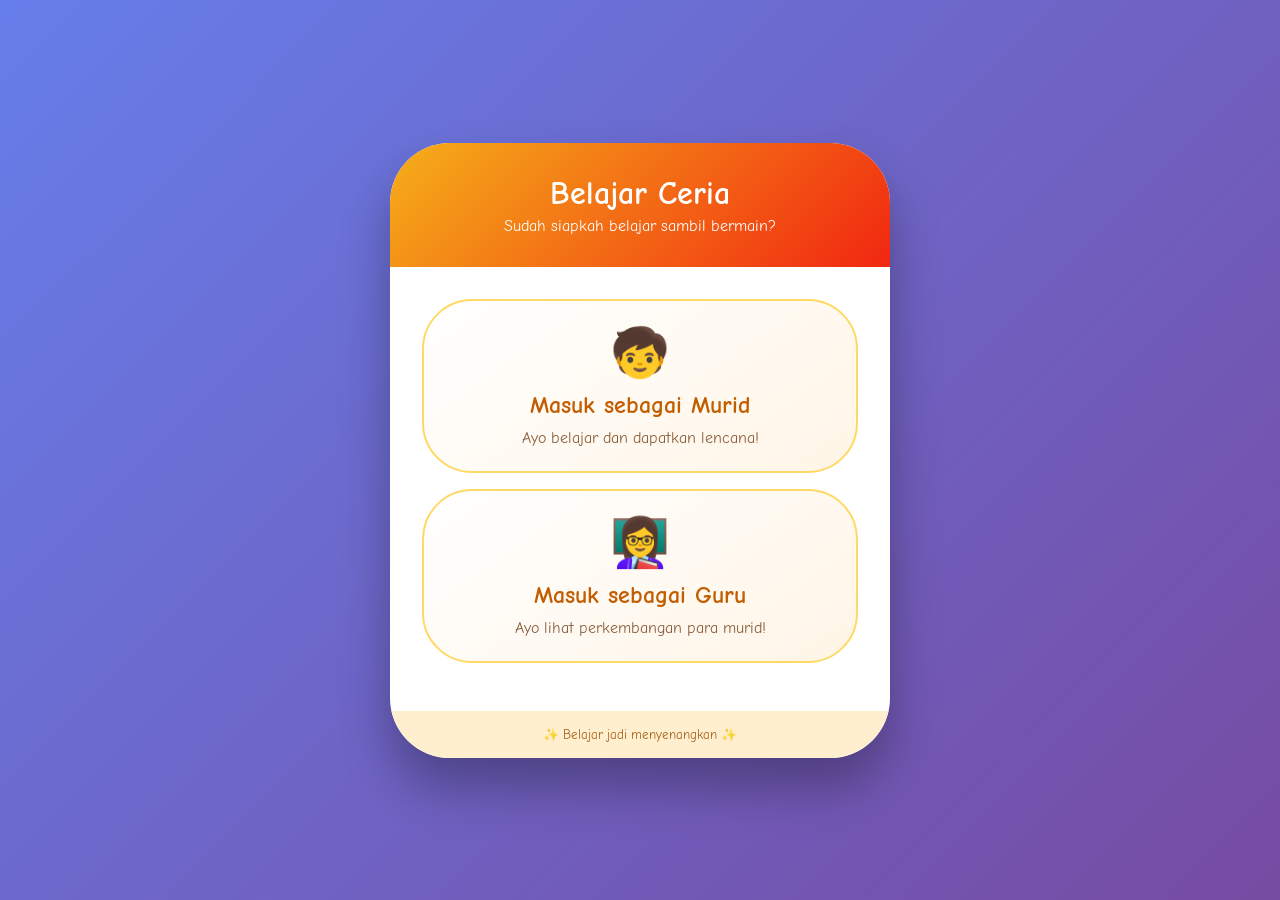
<file: index.html>
<!DOCTYPE html>
<html lang="id">
<head>
  <meta charset="UTF-8">
  <meta name="viewport" content="width=device-width, initial-scale=1.0, user-scalable=yes">
  <title>Belajar Ceria | Platform Belajar Interaktif</title>
  <style>
    * {
      margin: 0;
      padding: 0;
      box-sizing: border-box;
      font-family: 'Comic Neue', 'Comic Sans MS', 'Chalkboard SE', 'Poppins', sans-serif;
    }
    body {
      background: linear-gradient(135deg, #667eea 0%, #764ba2 100%);
      min-height: 100vh;
      display: flex;
      justify-content: center;
      align-items: center;
      padding: 20px;
    }
    .container {
      max-width: 500px;
      width: 100%;
      background: white;
      border-radius: 60px;
      box-shadow: 0 30px 50px rgba(0,0,0,0.3);
      overflow: hidden;
      text-align: center;
    }
    .header {
      background: linear-gradient(135deg, #f5af19, #f12711);
      padding: 2rem;
    }
    .header h1 {
      font-size: 2rem;
      color: white;
    }
    .content {
      padding: 2rem;
    }
    .role-card {
      background: linear-gradient(145deg, #ffffff, #fff5e6);
      border-radius: 50px;
      padding: 1.5rem;
      margin-bottom: 1rem;
      cursor: pointer;
      border: 2px solid #ffd966;
      transition: 0.1s;
    }
    .role-card:active {
      transform: scale(0.98);
    }
    .role-emoji {
      font-size: 3rem;
    }
    .role-title {
      font-size: 1.5rem;
      font-weight: bold;
      color: #c25d00;
      margin: 10px 0;
    }
    .role-desc {
      color: #8B5E3C;
    }
    .footer {
      background: #ffefcf;
      padding: 1rem;
      font-size: 0.8rem;
      color: #a5611a;
    }
  </style>
  <link href="https://fonts.googleapis.com/css2?family=Comic+Neue:wght@400;700&display=swap" rel="stylesheet">
</head>
<body>
<div class="container">
  <div class="header">
    <h1>Belajar Ceria</h1>
    <p style="color:white; margin-top:5px;">Sudah siapkah belajar sambil bermain?</p>
  </div>
  <div class="content">
    <div class="role-card" onclick="window.location.href='https://interacta2.github.io/belajar-ceria/murid/dashboard.html'">
      <div class="role-emoji">🧒</div>
      <div class="role-title">Masuk sebagai Murid</div>
      <div class="role-desc">Ayo belajar dan dapatkan lencana!</div>
    </div>
    <div class="role-card" onclick="window.location.href='https://interacta2.github.io/belajar-ceria/guru/login.html'">
      <div class="role-emoji">👩‍🏫</div>
      <div class="role-title">Masuk sebagai Guru</div>
      <div class="role-desc">Ayo lihat perkembangan para murid!</div>
    </div>
  </div>
  <div class="footer">
    ✨ Belajar jadi menyenangkan ✨
  </div>
</div>
</body>
</html>
</file>
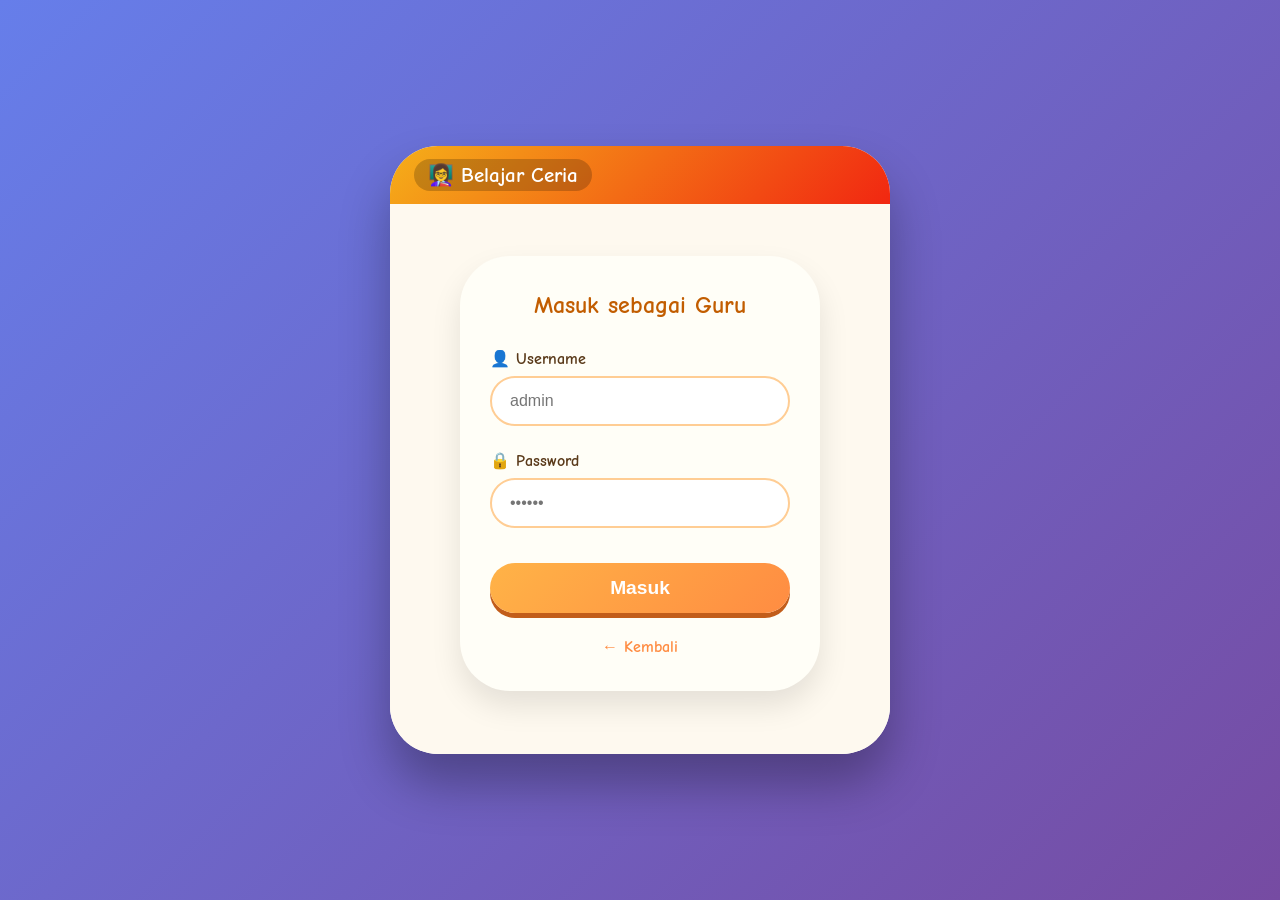
<file: guru/dashboard.html>
<!DOCTYPE html>
<html lang="id">
<head>
  <meta charset="UTF-8">
  <meta name="viewport" content="width=device-width, initial-scale=1.0, user-scalable=yes">
  <title>Dashboard Guru | Belajar Ceria</title>
  <link rel="stylesheet" href="../assets/style-umum.css">
  <link href="https://fonts.googleapis.com/css2?family=Comic+Neue:wght@400;700&display=swap" rel="stylesheet">
  <style>
    .stats-container {
      background: #fef7e6;
      border-radius: 50px;
      padding: 1.5rem;
    }
    
    /* Tabel wrapper dengan scroll VERTIKAL */
    .table-wrapper {
      max-height: 450px;
      overflow-y: auto;
      overflow-x: auto;
      border-radius: 30px;
      margin-top: 15px;
      border: 1px solid #ffdd99;
    }
    
    table {
      width: 100%;
      border-collapse: collapse;
      background: white;
      min-width: 900px;
    }
    
    th {
      background: #ffb347;
      color: white;
      padding: 12px 10px;
      font-weight: bold;
      position: sticky;
      top: 0;
      z-index: 10;
      white-space: nowrap;
    }
    
    td {
      padding: 10px 8px;
      text-align: center;
      border-bottom: 1px solid #f0e0c0;
      white-space: nowrap;
    }
    
    .progress-bar {
      background: #eee;
      border-radius: 20px;
      height: 20px;
      width: 100%;
      min-width: 80px;
      overflow: hidden;
    }
    .progress-fill {
      background: #4caf50;
      height: 100%;
      border-radius: 20px;
    }
    .detail-btn {
      background: #ffb347;
      border: none;
      padding: 5px 12px;
      border-radius: 30px;
      color: white;
      cursor: pointer;
      font-size: 0.75rem;
    }
    .add-btn {
      background: #4caf50;
      border: none;
      padding: 10px 20px;
      border-radius: 40px;
      color: white;
      font-weight: bold;
      cursor: pointer;
      margin-top: 20px;
    }
    .reset-btn {
      background: #ff8c42;
      border: none;
      padding: 10px 20px;
      border-radius: 40px;
      color: white;
      font-weight: bold;
      cursor: pointer;
      margin-top: 20px;
      margin-left: 10px;
    }
    .filter-buttons {
      display: flex;
      gap: 10px;
      margin-bottom: 15px;
      flex-wrap: wrap;
    }
    .filter-btn {
      background: #ffe0b5;
      border: none;
      padding: 6px 15px;
      border-radius: 30px;
      cursor: pointer;
      font-size: 0.85rem;
    }
    .filter-btn.active {
      background: #ffb347;
      color: white;
    }
    .badge-small {
      display: inline-block;
      background: #ffb347;
      border-radius: 20px;
      padding: 2px 8px;
      font-size: 0.7rem;
      color: white;
    }
    .info-text {
      text-align: center;
      margin-top: 10px;
      font-size: 0.8rem;
      color: #8B5E3C;
    }
    
    @media (max-width: 600px) {
      .stats-container { padding: 1rem; }
      .table-wrapper { max-height: 350px; }
      .filter-btn { padding: 4px 10px; font-size: 0.7rem; }
      th, td { padding: 6px 4px; font-size: 0.7rem; }
      .detail-btn { padding: 3px 8px; font-size: 0.65rem; }
    }
  </style>
</head>
<body>
<div class="app-container">
  <div class="header">
    <div class="logo"><h2>👩‍🏫 Panel Guru</h2></div>
    <div class="user-info">
      <span>👨‍🏫 Admin</span>
      <button class="logout-btn" onclick="logoutGuru()">🚪 Keluar</button>
    </div>
  </div>
  <div class="main-content" id="mainContent"></div>
</div>

<script src="../js/data.js"></script>
<script src="../js/guru.js"></script>
<script>
    let currentFilter = "semua";
    
    function getStudentStats() {
      let stats = [];
      for (let student of studentsList) {
        let progress = getStudentProgress(student);
        let writeCount = progress.writeCount || 0;
        let writtenCount = (progress.writtenLetters || []).length;
        let readCount = progress.readCount || 0;
        let mathCount = progress.mathCount || 0;
        let totalAktivitas = writeCount + readCount + mathCount;
        let earnedCount = (progress.achievements || []).length;
        let totalAchievements = achievements.length;
        
        stats.push({
          nama: student,
          menulis: writeCount,
          hurufDikuasai: writtenCount,
          membaca: readCount,
          berhitung: mathCount,
          totalAktivitas: totalAktivitas,
          lencana: earnedCount,
          totalLencana: totalAchievements,
          persenHuruf: Math.round((writtenCount / 26) * 100)
        });
      }
      
      // Urutkan berdasarkan nama A-Z
      stats.sort((a, b) => a.nama.localeCompare(b.nama, 'id'));
      
      return stats;
    }
    
    function renderDashboard() {
      let allStats = getStudentStats();
      
      // Filter
      let filteredStats = allStats;
      if (currentFilter === "aktif") {
        filteredStats = allStats.filter(s => s.totalAktivitas > 0);
      } else if (currentFilter === "perlu") {
        filteredStats = allStats.filter(s => s.persenHuruf < 25);
      }
      
      let html = `
        <div class="stats-container">
          <h2 style="color:#5a3a1a; margin-bottom:15px;">📊 Progress Belajar Murid</h2>
          
          <div class="filter-buttons">
            <button class="filter-btn ${currentFilter === 'semua' ? 'active' : ''}" onclick="setFilter('semua')">📋 Semua (${allStats.length})</button>
            <button class="filter-btn ${currentFilter === 'aktif' ? 'active' : ''}" onclick="setFilter('aktif')">⭐ Aktif (${allStats.filter(s=>s.totalAktivitas>0).length})</button>
            <button class="filter-btn ${currentFilter === 'perlu' ? 'active' : ''}" onclick="setFilter('perlu')">📖 Perlu Bimbingan (${allStats.filter(s=>s.persenHuruf<25).length})</button>
          </div>
          
          <div class="table-wrapper">
            <table>
              <thead>
                <tr>
                  <th>No</th>
                  <th>Nama</th>
                  <th>✍️ Menulis</th>
                  <th>🔤 Huruf</th>
                  <th>📖 Membaca</th>
                  <th>🔢 Berhitung</th>
                  <th>📊 Progres</th>
                  <th>🏆 Lencana</th>
                  <th>⭐ Total</th>
                  <th>Aksi</th>
                </tr>
              </thead>
              <tbody>
      `;
      
      let no = 1;
      for (let s of filteredStats) {
        let progresWarna = s.persenHuruf >= 50 ? "#4caf50" : (s.persenHuruf >= 25 ? "#ff9800" : "#f44336");
        html += `
          <tr>
            <td>${no++}</td>
            <td><strong>${s.nama}</strong></td>
            <td>${s.menulis}x</td>
            <td>${s.hurufDikuasai}/26</td>
            <td>${s.membaca}x</td>
            <td>${s.berhitung}x</td>
            <td>
              <div class="progress-bar">
                <div class="progress-fill" style="width: ${s.persenHuruf}%; background: ${progresWarna};"></div>
              </div>
              <span style="font-size:0.65rem;">${s.persenHuruf}%</span>
            </td>
            <td><span class="badge-small">${s.lencana}/${s.totalLencana}</span></td>
            <td><strong>${s.totalAktivitas}</strong></td>
            <td><button class="detail-btn" onclick="lihatDetail('${s.nama}')">Detail</button></td>
          </tr>
        `;
      }
      
      if (filteredStats.length === 0) {
        html += `<tr><td colspan="10" style="text-align:center;">Belum ada data murid</td></tr>`;
      }
      
      html += `
              </tbody>
            </table>
          </div>
          <div class="info-text">
            Total ${filteredStats.length} murid
          </div>
          
          <div style="margin-top: 20px; display: flex; gap: 15px; justify-content: center; flex-wrap: wrap;">
            <button class="add-btn" onclick="tambahMurid()">➕ Tambah Murid Baru</button>
            <button class="reset-btn" onclick="resetDataGuru()">🔄 Reset Semua Data</button>
          </div>
          <div id="msg" class="message" style="margin-top:15px;"></div>
        </div>
      `;
      
      document.getElementById("mainContent").innerHTML = html;
    }
    
    function setFilter(filter) {
      currentFilter = filter;
      renderDashboard();
    }
    
    function tambahMurid() {
      let newName = prompt("Masukkan nama murid baru:");
      if (newName && newName.trim()) {
        // Kapitalisasi huruf pertama
        let formattedName = newName.trim().charAt(0).toUpperCase() + newName.trim().slice(1).toLowerCase();
        if (addStudent(formattedName)) {
          document.getElementById("msg").className = "message success";
          document.getElementById("msg").innerHTML = `✅ Murid ${formattedName} berhasil ditambahkan!`;
          setTimeout(() => renderDashboard(), 1000);
        } else {
          document.getElementById("msg").className = "message error";
          document.getElementById("msg").innerHTML = `❌ Nama ${formattedName} sudah ada!`;
        }
      }
    }
    
    function resetDataGuru() {
      if (confirm("Yakin ingin mereset semua data? Semua progress murid akan hilang!")) {
        localStorage.clear();
        alert("Data telah direset! Halaman akan dimuat ulang.");
        window.location.reload();
      }
    }
    
    function lihatDetail(nama) {
      window.location.href = `detail-murid.html?nama=${encodeURIComponent(nama)}`;
    }
    
    function logoutGuru() {
      sessionStorage.removeItem("bc_teacher_logged");
      window.location.href = "login.html";
    }
    
    // Cek auth
    if (sessionStorage.getItem("bc_teacher_logged") !== "true") {
      window.location.href = "login.html";
    }
    
    renderDashboard();
    
    window.setFilter = setFilter;
    window.tambahMurid = tambahMurid;
    window.resetDataGuru = resetDataGuru;
    window.lihatDetail = lihatDetail;
    window.logoutGuru = logoutGuru;
</script>
</body>
</html>
</file>
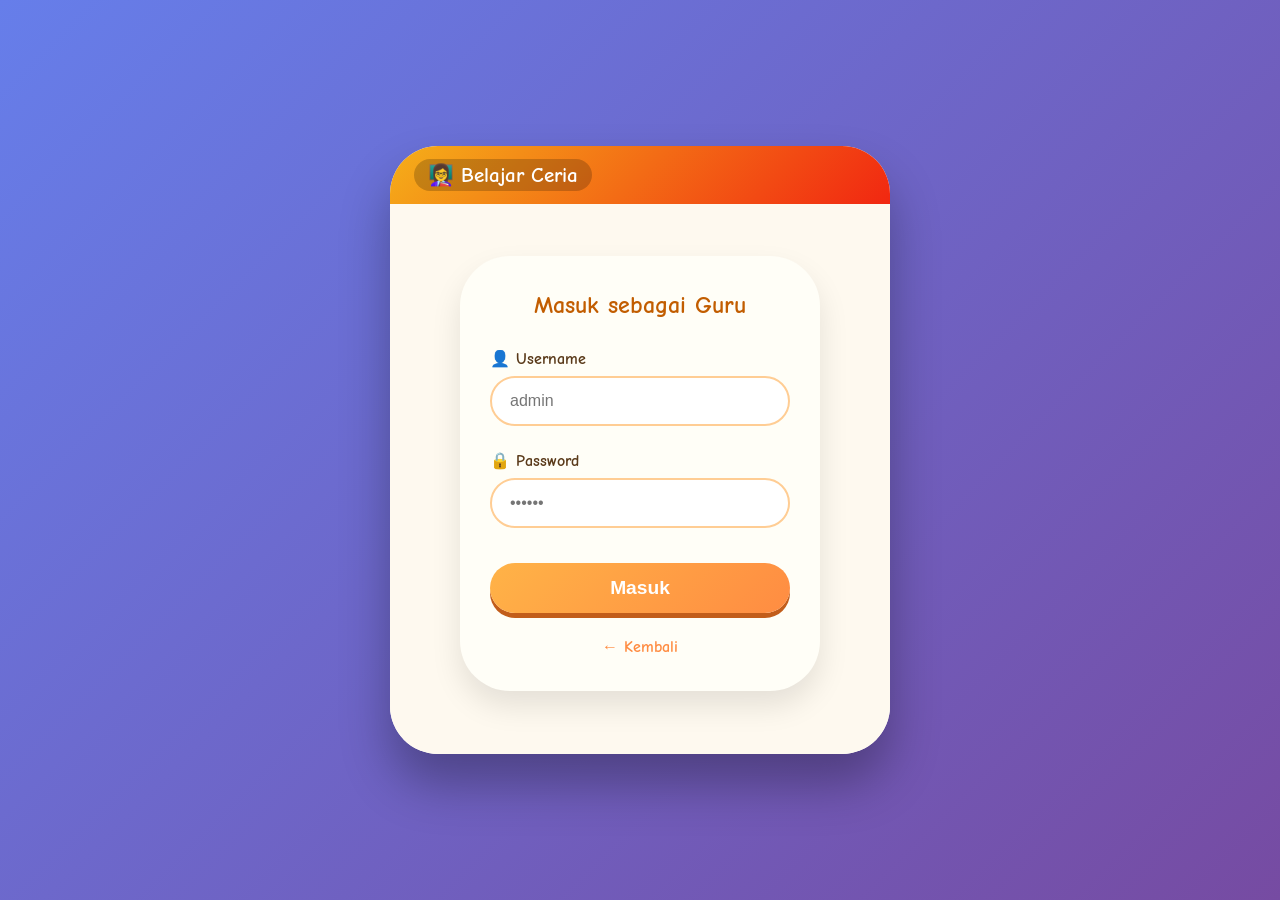
<file: guru/detail-murid.html>
<!DOCTYPE html>
<html lang="id">
<head>
  <meta charset="UTF-8">
  <meta name="viewport" content="width=device-width, initial-scale=1.0, user-scalable=yes">
  <title>Detail Murid | Belajar Ceria</title>
  <link rel="stylesheet" href="../assets/style-umum.css">
  <link href="https://fonts.googleapis.com/css2?family=Comic+Neue:wght@400;700&display=swap" rel="stylesheet">
  <style>
    .detail-container {
      background: white;
      border-radius: 50px;
      padding: 1.5rem;
    }
    .stats-row {
      display: flex;
      flex-wrap: wrap;
      gap: 15px;
      justify-content: center;
      margin: 20px 0;
    }
    .stat-card {
      background: linear-gradient(135deg, #fff3e0, #ffe0b5);
      border-radius: 30px;
      padding: 15px;
      text-align: center;
      min-width: 120px;
      flex: 1;
    }
    .stat-number {
      font-size: 2rem;
      font-weight: bold;
      color: #ff8c42;
    }
    .stat-label {
      font-size: 0.8rem;
      color: #8B5E3C;
    }
    .section-title {
      font-size: 1.2rem;
      font-weight: bold;
      color: #c25d00;
      margin: 20px 0 10px 0;
      padding-bottom: 5px;
      border-bottom: 2px solid #ffcd94;
    }
    .letter-grid {
      display: flex;
      flex-wrap: wrap;
      gap: 8px;
      margin: 10px 0;
    }
    .letter-box {
      width: 60px;
      height: 60px;
      background: #f0f8ff;
      border-radius: 20px;
      display: flex;
      flex-direction: column;
      align-items: center;
      justify-content: center;
      font-weight: bold;
      border: 2px solid #ffcd94;
    }
    .letter-box.earned {
      background: #c8e6c9;
      border-color: #4caf50;
    }
    .letter-box .upper {
      font-size: 1.3rem;
    }
    .letter-box .lower {
      font-size: 1rem;
      color: #666;
    }
    .badge-grid {
      display: flex;
      flex-wrap: wrap;
      gap: 12px;
      margin: 15px 0;
    }
    .badge-card {
      background: #f0f8ff;
      border-radius: 25px;
      padding: 10px;
      text-align: center;
      width: 110px;
    }
    .badge-card.earned {
      background: #ffb347;
      color: white;
    }
    .badge-card .icon {
      font-size: 2rem;
    }
    .badge-card .name {
      font-size: 0.7rem;
      font-weight: bold;
    }
    .back-btn {
      background: #ff8c42;
      border: none;
      padding: 8px 20px;
      border-radius: 40px;
      color: white;
      font-weight: bold;
      cursor: pointer;
      margin-bottom: 15px;
    }
    .number-grid {
      display: flex;
      flex-wrap: wrap;
      gap: 8px;
      margin: 10px 0;
    }
    .number-box {
      width: 55px;
      height: 55px;
      background: #f0f8ff;
      border-radius: 20px;
      display: flex;
      align-items: center;
      justify-content: center;
      font-size: 1.2rem;
      font-weight: bold;
      border: 2px solid #ffcd94;
    }
    .number-box.earned {
      background: #c8e6c9;
      border-color: #4caf50;
    }
  </style>
</head>
<body>
<div class="app-container">
  <div class="header">
    <div class="logo"><h2>👩‍🏫 Detail Murid</h2></div>
    <div class="user-info">
      <span>👨‍🏫 Admin</span>
      <button class="logout-btn" onclick="logoutGuru()">🚪 Keluar</button>
    </div>
  </div>
  <div class="main-content" id="mainContent"></div>
</div>

<script src="../js/data.js"></script>
<script src="../js/guru.js"></script>
<script>
    let currentUser = null;
    
    function logoutGuru() {
      sessionStorage.removeItem("bc_teacher_logged");
      window.location.href = "login.html";
    }
    
    function getQueryParam(param) {
      const urlParams = new URLSearchParams(window.location.search);
      return urlParams.get(param);
    }
    
    function renderDetail() {
      let studentName = getQueryParam("nama");
      if (!studentName) {
        window.location.href = "dashboard.html";
        return;
      }
      
      let progress = getStudentProgress(studentName);
      let writtenLetters = progress.writtenLetters || [];
      let writeCount = progress.writeCount || 0;
      let readCount = progress.readCount || 0;
      let mathCount = progress.mathCount || 0;
      let earnedIds = progress.achievements || [];
      
      // Data huruf A-Z (besar dan kecil)
      let allLetters = alphabetData.map(a => ({ upper: a.upper, lower: a.lower }));
      let writtenSet = new Set(writtenLetters);
      
      // Data angka 0-9
      const allNumbers = ["0","1","2","3","4","5","6","7","8","9"];
      let writtenNumbers = [];
      for (let num of allNumbers) {
        if (writtenSet.has(num)) writtenNumbers.push(num);
      }
      
      let totalLencana = achievements.length;
      
      // Statistik card
      let html = `
        <div class="detail-container">
          <button class="back-btn" onclick="window.location.href='dashboard.html'">← Kembali ke Dashboard</button>
          
          <h2 style="text-align:center; color:#c25d00;">📘 Detail Progress: ${studentName}</h2>
          
          <div class="stats-row">
            <div class="stat-card">
              <div class="stat-number">${writeCount}</div>
              <div class="stat-label">✍️ Total Menulis</div>
            </div>
            <div class="stat-card">
              <div class="stat-number">${readCount}</div>
              <div class="stat-label">📖 Total Membaca</div>
            </div>
            <div class="stat-card">
              <div class="stat-number">${mathCount}</div>
              <div class="stat-label">🔢 Total Berhitung</div>
            </div>
            <div class="stat-card">
              <div class="stat-number">${earnedIds.length} / ${totalLencana}</div>
              <div class="stat-label">🏆 Lencana</div>
            </div>
          </div>
          
          <div class="section-title">🔤 Huruf yang Sudah Ditulis (${writtenLetters.length} / 26)</div>
          <div class="letter-grid">
      `;
      
      for (let letter of allLetters) {
        let isWritten = writtenSet.has(letter.upper) || writtenSet.has(letter.lower);
        html += `
          <div class="letter-box ${isWritten ? 'earned' : ''}">
            <div class="upper">${letter.upper}</div>
            <div class="lower">${letter.lower}</div>
          </div>
        `;
      }
      
      html += `
          </div>
          
          <div class="section-title">🔢 Angka yang Sudah Ditulis (${writtenNumbers.length} / 10)</div>
          <div class="number-grid">
      `;
      
      for (let num of allNumbers) {
        let isWritten = writtenSet.has(num);
        html += `
          <div class="number-box ${isWritten ? 'earned' : ''}">
            ${num}
          </div>
        `;
      }
      
      html += `
          </div>
          
          <div class="section-title">🏆 Lencana yang Didapat (${earnedIds.length} dari ${totalLencana})</div>
          <div class="badge-grid">
      `;
      
      for (let ach of achievements) {
        let earned = earnedIds.includes(ach.id);
        html += `
          <div class="badge-card ${earned ? 'earned' : ''}">
            <div class="icon">${ach.icon}</div>
            <div class="name">${ach.name}</div>
            <div style="font-size:0.6rem;">${earned ? '✅ Didapat' : '🔒 Belum'}</div>
          </div>
        `;
      }
      
      html += `
          </div>
        </div>
      `;
      
      document.getElementById("mainContent").innerHTML = html;
    }
    
    // Cek auth
    if (sessionStorage.getItem("bc_teacher_logged") !== "true") {
      window.location.href = "login.html";
    }
    
    renderDetail();
</script>
</body>
</html>
</file>
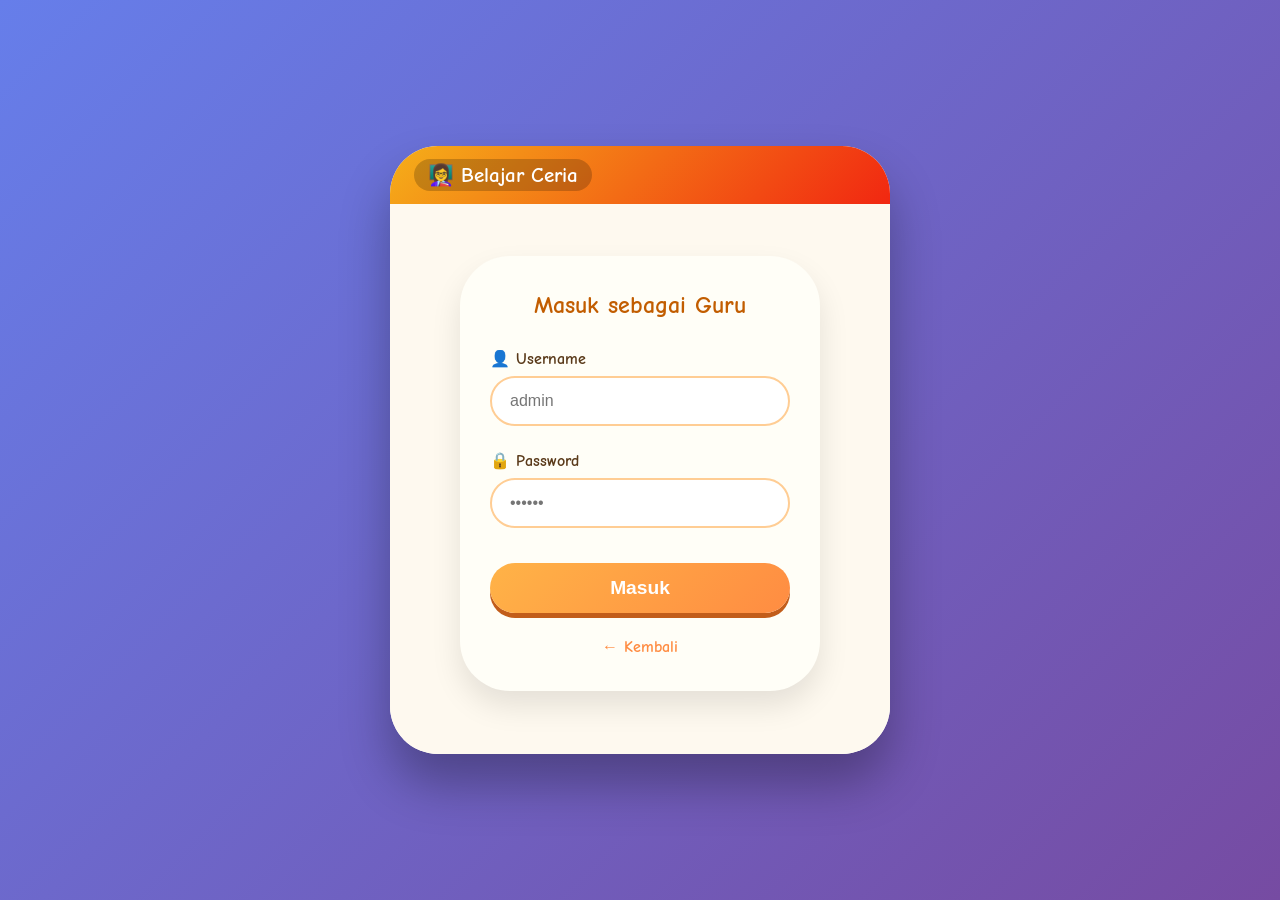
<file: guru/login.html>
<!DOCTYPE html>
<html lang="id">
<head>
  <meta charset="UTF-8">
  <meta name="viewport" content="width=device-width, initial-scale=1.0, user-scalable=yes">
  <title>Guru Login | Belajar Ceria</title>
  <link rel="stylesheet" href="../assets/style-umum.css">
  <link href="https://fonts.googleapis.com/css2?family=Comic+Neue:wght@400;700&display=swap" rel="stylesheet">
  <style>
    /* Style khusus halaman login guru */
    .guru-login-container {
      max-width: 400px;
      margin: 0 auto;
      padding: 20px;
    }
    .login-box {
      background: #fffef7;
      border-radius: 50px;
      padding: 35px 30px;
      box-shadow: 0 15px 30px rgba(0,0,0,0.1);
    }
    .login-title {
      text-align: center;
      color: #c25d00;
      margin-bottom: 30px;
      font-size: 1.5rem;
    }
    .input-group {
      margin-bottom: 25px;
    }
    .input-group label {
      display: block;
      font-weight: bold;
      color: #5a3a1a;
      margin-bottom: 8px;
      font-size: 1rem;
    }
    .input-group input {
      width: 100%;
      padding: 14px 18px;
      border: 2px solid #ffcd94;
      border-radius: 50px;
      font-size: 1rem;
      background: white;
      transition: 0.2s;
    }
    .input-group input:focus {
      border-color: #ffb347;
      outline: none;
      box-shadow: 0 0 0 3px rgba(255,180,71,0.2);
    }
    .login-btn {
      background: linear-gradient(135deg, #ffb347, #ff8c42);
      border: none;
      width: 100%;
      padding: 14px;
      border-radius: 50px;
      font-size: 1.2rem;
      font-weight: bold;
      color: white;
      cursor: pointer;
      margin-top: 10px;
      box-shadow: 0 5px 0 #c25d1a;
      transition: 0.05s linear;
    }
    .login-btn:active {
      transform: translateY(3px);
      box-shadow: 0 2px 0 #c25d1a;
    }
    .back-link {
      text-align: center;
      margin-top: 25px;
    }
    .back-link a {
      color: #ff8c42;
      text-decoration: none;
      font-weight: bold;
    }
    .message {
      margin-top: 20px;
      padding: 12px;
      border-radius: 40px;
      text-align: center;
      font-weight: bold;
      display: none;
    }
    .message.error {
      background: #ffcdd2;
      color: #b71c1c;
      display: block;
    }
    .message.success {
      background: #c8e6c9;
      color: #1b5e20;
      display: block;
    }
  </style>
</head>
<body>
<div class="app-container" style="max-width:500px; margin:0 auto;">
  <div class="header">
    <div class="logo"><h2>👩‍🏫 Belajar Ceria</h2></div>
  </div>
  <div class="main-content">
    <div class="guru-login-container">
      <div class="login-box">
        <h2 class="login-title">Masuk sebagai Guru</h2>
        
        <form id="loginForm">
          <div class="input-group">
            <label>👤 Username</label>
            <input type="text" id="username" placeholder="admin" required>
          </div>
          
          <div class="input-group">
            <label>🔒 Password</label>
            <input type="password" id="password" placeholder="••••••" required>
          </div>
          
          <button type="submit" class="login-btn">Masuk</button>
          <div id="message" class="message"></div>
        </form>
        
        <div class="back-link">
          <a href="../index.html">← Kembali</a>
        </div>
      </div>
    </div>
  </div>
</div>

<script>
  const TEACHER_USERNAME = "admin";
  const TEACHER_PASSWORD = "123";
  
  document.getElementById("loginForm").addEventListener("submit", (e) => {
    e.preventDefault();
    const user = document.getElementById("username").value;
    const pass = document.getElementById("password").value;
    const msgDiv = document.getElementById("message");
    
    if (user === TEACHER_USERNAME && pass === TEACHER_PASSWORD) {
      sessionStorage.setItem("bc_teacher_logged", "true");
      msgDiv.className = "message success";
      msgDiv.innerHTML = "✅ Login berhasil! Mengarahkan...";
      setTimeout(() => {
        window.location.href = "dashboard.html";
      }, 1000);
    } else {
      msgDiv.className = "message error";
      msgDiv.innerHTML = "❌ Username atau password salah!";
    }
  });
</script>
</body>
</html>
</file>
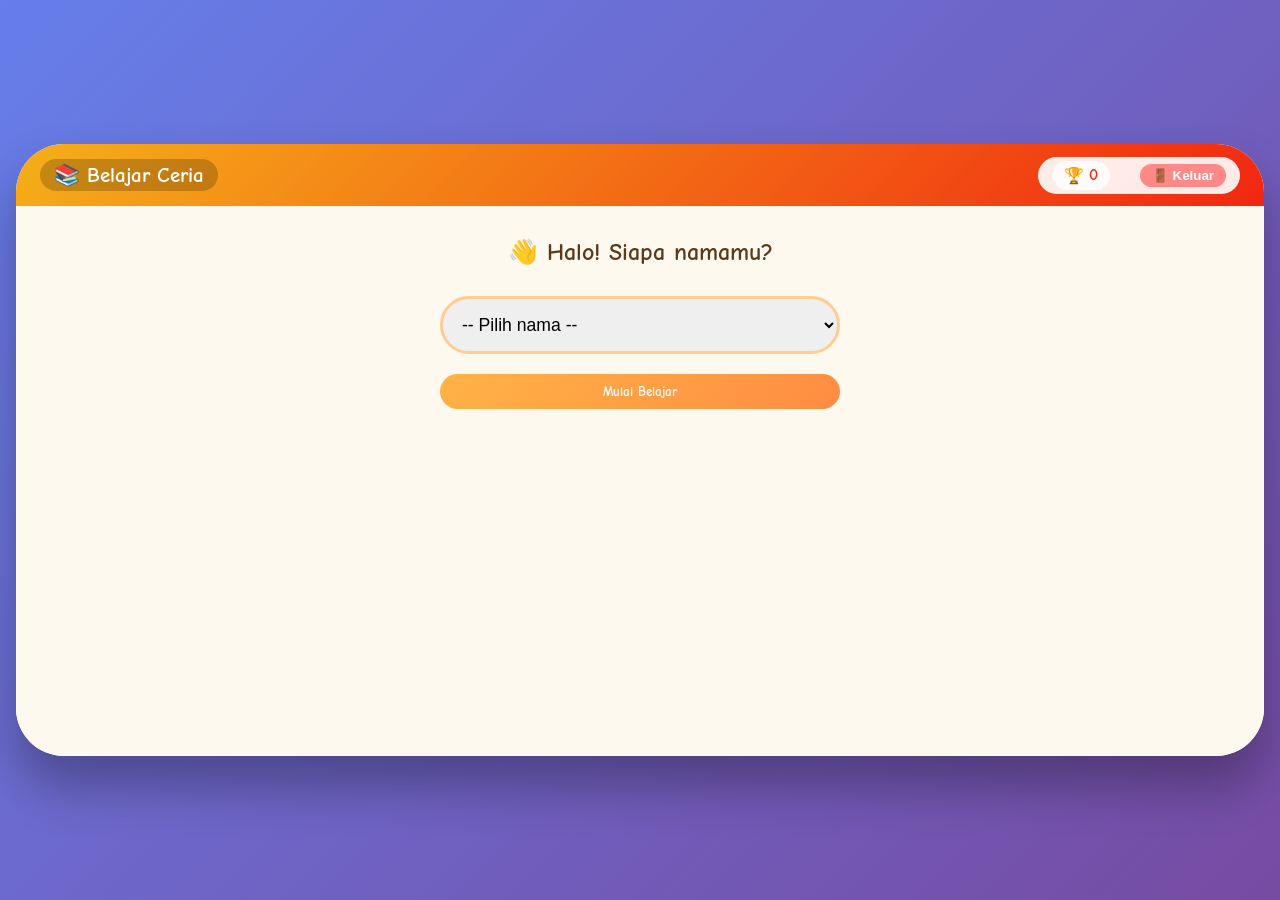
<file: murid/berhitung.html>
<!DOCTYPE html>
<html lang="id">
<head>
  <meta charset="UTF-8">
  <meta name="viewport" content="width=device-width, initial-scale=1.0, user-scalable=yes">
  <title>Berhitung | Belajar Ceria</title>
  <link rel="stylesheet" href="../assets/style-umum.css">
  <style>
    .math-container {
      background: white;
      border-radius: 50px;
      padding: 1.5rem;
    }
    .tab-nav {
      display: flex;
      gap: 10px;
      margin-bottom: 20px;
      background: #ffefcf;
      padding: 6px;
      border-radius: 60px;
      flex-wrap: wrap;
    }
    .tab-btn {
      flex: 1;
      background: none;
      border: none;
      padding: 10px;
      font-size: 0.85rem;
      font-weight: bold;
      border-radius: 50px;
      cursor: pointer;
      color: #c25d00;
    }
    .tab-btn.active {
      background: linear-gradient(135deg, #ffb347, #ff8c42);
      color: white;
    }
    .angka-grid {
      display: grid;
      grid-template-columns: repeat(5, 1fr);
      gap: 10px;
      margin: 20px 0;
      max-height: 450px;
      overflow-y: auto;
      padding: 5px;
    }
    .angka-item {
      background: linear-gradient(145deg, #ffffff, #fff5e6);
      border-radius: 20px;
      padding: 12px 5px;
      text-align: center;
      cursor: pointer;
      box-shadow: 0 4px 0 #e0a864;
      font-size: 1rem;
      font-weight: bold;
      color: #c25d00;
    }
    .quiz-type-selector {
      display: flex;
      gap: 8px;
      justify-content: center;
      margin-bottom: 20px;
      flex-wrap: wrap;
    }
    .type-btn {
      background: #ffe0b5;
      border: none;
      padding: 8px 14px;
      border-radius: 40px;
      font-weight: bold;
      cursor: pointer;
      color: #c25d00;
      font-size: 0.8rem;
    }
    .type-btn.active {
      background: #ffb347;
      color: white;
    }
    .kuis-container {
      text-align: center;
      padding: 25px;
      background: #fff3e0;
      border-radius: 40px;
    }
    .soal-text {
      font-size: 1.8rem;
      font-weight: bold;
      color: #c25d00;
      margin: 20px 0;
      background: white;
      padding: 20px;
      border-radius: 50px;
      display: inline-block;
    }
    .quiz-options {
      display: flex;
      flex-wrap: wrap;
      gap: 12px;
      justify-content: center;
      margin: 20px 0;
    }
    .quiz-option {
      background: #ffb347;
      border: none;
      width: 70px;
      height: 70px;
      border-radius: 40px;
      font-size: 1.3rem;
      font-weight: bold;
      color: white;
      cursor: pointer;
      box-shadow: 0 5px 0 #c25d1a;
    }
    .quiz-option.disabled {
      opacity: 0.6;
      transform: none;
      cursor: not-allowed;
    }
    .feedback {
      margin-top: 15px;
      padding: 12px;
      border-radius: 40px;
      font-weight: bold;
    }
    .feedback-benar {
      background: #c8e6c9;
      color: #2e7d32;
    }
    .feedback-salah {
      background: #ffcdd2;
      color: #c62828;
    }
    .skor {
      margin-top: 15px;
      font-size: 1rem;
      color: #8B5E3C;
    }
    .nav-btn {
      background: #ff8c42;
      border: none;
      padding: 8px 20px;
      border-radius: 40px;
      font-weight: bold;
      color: white;
      cursor: pointer;
      margin-top: 15px;
    }
    .next-btn {
      background: #4caf50;
      border: none;
      padding: 8px 20px;
      border-radius: 40px;
      font-weight: bold;
      color: white;
      cursor: pointer;
      margin-top: 15px;
      margin-left: 10px;
    }
    .back-btn-menu {
      background: #ff8c42;
      margin-bottom: 15px;
      display: inline-block;
      padding: 6px 18px;
      border-radius: 40px;
      color: white;
      font-weight: bold;
      cursor: pointer;
    }
    @media (max-width: 600px) {
      .soal-text { font-size: 1.2rem; padding: 15px; }
      .quiz-option { width: 55px; height: 55px; font-size: 1rem; }
      .angka-item { font-size: 0.8rem; }
    }
  </style>
</head>
<body>
<div class="app-container">
  <div class="header">
    <div class="logo"><h2>🔢 Belajar Berhitung</h2></div>
    <div class="user-info">
      <span id="userName"></span>
      <button class="logout-btn" onclick="logoutMurid()">🚪 Keluar</button>
    </div>
  </div>
  <div class="main-content" id="mainContent"></div>
</div>

<script src="../js/data.js"></script>
<script src="../js/murid.js"></script>
<script>
    let currentUser = getCurrentUser();
    if (!currentUser) window.location.href = "dashboard.html";
    document.getElementById("userName").innerHTML = `🧒 ${currentUser}`;
    
    // ========== SOUND EFFECT ==========
function playSound(type) {
    let audio = new Audio();
    
    if (type === 'benar') {
        audio.src = '../assets/benar.mp3';
    } else {
        audio.src = '../assets/salah.mp3';
    }
    
    audio.play().catch(error => {
        console.log("Error mainkan suara:", error);
    });
}
    
    // ========== GENERATE ANGKA ==========
    function generateAngkaList() {
      let numbers = [];
      for (let i = 1; i <= 100; i++) numbers.push(i);
      for (let i = 150; i <= 1000; i += 50) numbers.push(i);
      for (let i = 1100; i <= 10000; i += 200) numbers.push(i);
      for (let i = 11000; i <= 100000; i += 1000) numbers.push(i);
      if (!numbers.includes(100000)) numbers.push(100000);
      return numbers;
    }
    
    const angkaList = generateAngkaList();
    
    function formatNumber(num) {
      return num.toString().replace(/\B(?=(\d{3})+(?!\d))/g, ".");
    }
    
    function speakNumber(num) {
      speak(formatNumber(num));
    }
    
    // ========== KUIS ==========
    let currentQuizType = "tambah";
    let currentQuestion = null;
    let currentAnswer = null;
    let currentOptions = [];
    let skor = 0;
    let soalKe = 1;
    let sudahJawab = false;
    let totalSoal = 10;
    
    function hitungEkspresi(ekspresi) {
      try {
        let expr = ekspresi.replace(/×/g, '*').replace(/÷/g, '/');
        return Math.round(Function('"use strict"; return (' + expr + ')')() * 100) / 100;
      } catch(e) { return null; }
    }
    
    function generateSoalTambah() {
      let a = Math.floor(Math.random() * 50) + 1;
      let b = Math.floor(Math.random() * 50) + 1;
      return { soal: `${a} + ${b}`, jawaban: a + b };
    }
    function generateSoalKurang() {
      let a = Math.floor(Math.random() * 50) + 1;
      let b = Math.floor(Math.random() * a) + 1;
      return { soal: `${a} - ${b}`, jawaban: a - b };
    }
    function generateSoalKali() {
      let a = Math.floor(Math.random() * 12) + 1;
      let b = Math.floor(Math.random() * 12) + 1;
      return { soal: `${a} × ${b}`, jawaban: a * b };
    }
    function generateSoalBagi() {
      let b = Math.floor(Math.random() * 12) + 1;
      let jawaban = Math.floor(Math.random() * 12) + 1;
      return { soal: `${b * jawaban} ÷ ${b}`, jawaban: jawaban };
    }
    function generateSoalCampuran() {
      let panjang = Math.floor(Math.random() * 2) + 2;
      let angka = [], operators = [];
      for (let i = 0; i <= panjang; i++) angka.push(Math.floor(Math.random() * 20) + 1);
      let operatorList = ['+', '-', '×', '÷'];
      for (let i = 0; i < panjang; i++) {
        let op = operatorList[Math.floor(Math.random() * operatorList.length)];
        if (op === '÷' && angka[i+1] === 0) op = '+';
        operators.push(op);
      }
      let soal = `${angka[0]}`;
      for (let i = 0; i < operators.length; i++) soal += ` ${operators[i]} ${angka[i+1]}`;
      let jawaban = hitungEkspresi(soal);
      if (jawaban === null || jawaban !== Math.floor(jawaban) || jawaban < 0 || jawaban > 200) return generateSoalCampuran();
      return { soal, jawaban: Math.round(jawaban) };
    }
    
    function generateSoal() {
      let result;
      if (currentQuizType === "tambah") result = generateSoalTambah();
      else if (currentQuizType === "kurang") result = generateSoalKurang();
      else if (currentQuizType === "kali") result = generateSoalKali();
      else if (currentQuizType === "bagi") result = generateSoalBagi();
      else result = generateSoalCampuran();
      
      let jawaban = result.jawaban;
      let optionsSet = new Set([jawaban]);
      while (optionsSet.size < 4) {
        let offset = Math.floor(Math.random() * 11) + 1;
        let wrong = jawaban + (Math.random() > 0.5 ? offset : -offset);
        if (wrong >= 0 && wrong <= 300) optionsSet.add(wrong);
      }
      return { question: `${result.soal} = ?`, answer: jawaban, options: Array.from(optionsSet).sort(() => Math.random() - 0.5) };
    }
    
    function loadSoalBaru() {
      if (soalKe > totalSoal) { renderHasil(); return; }
      currentQuestion = generateSoal();
      currentAnswer = currentQuestion.answer;
      currentOptions = currentQuestion.options;
      sudahJawab = false;
      renderKuisPage();
    }
    
    function cekJawaban(selected) {
      if (sudahJawab) return;
      sudahJawab = true;
      
      const feedbackDiv = document.getElementById("feedback");
      const allOptions = document.querySelectorAll(".quiz-option");
      
      allOptions.forEach(btn => {
        btn.disabled = true;
        btn.classList.add("disabled");
        if (parseInt(btn.getAttribute("data-value")) === currentAnswer) {
          btn.style.background = "#a5d6a7";
        }
      });
      
      if (parseInt(selected) === currentAnswer) {
        skor++;
        feedbackDiv.innerHTML = `<div class="feedback feedback-benar">✅ Benar! +1 poin 🎉</div>`;
        playSound('benar');
        updateMathProgress();
      } else {
        feedbackDiv.innerHTML = `<div class="feedback feedback-salah">❌ Salah! Jawaban: ${currentAnswer}</div>`;
        playSound('salah');
      }
      document.getElementById("skorTampilan").innerHTML = skor;
    }
    
    function nextSoal() {
      if (!sudahJawab) { alert("Jawab dulu ya!"); return; }
      soalKe++;
      if (soalKe > totalSoal) renderHasil();
      else loadSoalBaru();
    }
    
    function resetQuiz() {
      skor = 0; soalKe = 1; sudahJawab = false; loadSoalBaru();
    }
    
    function renderHasil() {
      let nilai = Math.round((skor / totalSoal) * 100);
      let pesan = nilai === 100 ? "🎉 Sempurna! Kamu hebat! 🎉" : (nilai >= 80 ? "🌟 Bagus sekali!" : (nilai >= 60 ? "📚 Lumayan, coba lagi!" : "💪 Jangan menyerah!"));
      let html = `
        <div class="math-container">
          <div class="back-btn-menu" onclick="goToBerhitungMenu()">← Kembali</div>
          <div class="kuis-container">
            <div style="font-size:3rem;">🏆</div>
            <h2>🎉 Kuis Selesai! 🎉</h2>
            <div style="font-size:2rem;">${skor} / ${totalSoal}</div>
            <div>${pesan}</div>
            <div>Nilai: ${nilai}%</div>
            <button class="nav-btn" onclick="ulangiKuis()" style="margin-top:20px;">🔄 Ulangi Kuis</button>
          </div>
        </div>`;
      document.getElementById("mainContent").innerHTML = html;
    }
    
    function ulangiKuis() {
      skor = 0; soalKe = 1; sudahJawab = false; loadSoalBaru();
    }
    
    function renderKuisPage() {
      let html = `
        <div class="math-container">
          <div class="back-btn-menu" onclick="goToBerhitungMenu()">← Kembali</div>
          <div class="quiz-type-selector">
            <button class="type-btn ${currentQuizType === 'tambah' ? 'active' : ''}" onclick="gantiQuizType('tambah')">➕ Penjumlahan</button>
            <button class="type-btn ${currentQuizType === 'kurang' ? 'active' : ''}" onclick="gantiQuizType('kurang')">➖ Pengurangan</button>
            <button class="type-btn ${currentQuizType === 'kali' ? 'active' : ''}" onclick="gantiQuizType('kali')">✖️ Perkalian</button>
            <button class="type-btn ${currentQuizType === 'bagi' ? 'active' : ''}" onclick="gantiQuizType('bagi')">➗ Pembagian</button>
            <button class="type-btn ${currentQuizType === 'campuran' ? 'active' : ''}" onclick="gantiQuizType('campuran')">🎲 Campuran</button>
          </div>
          <div class="kuis-container">
            <div class="soal-text">${currentQuestion.question}</div>
            <div class="quiz-options">${currentOptions.map(opt => `<button class="quiz-option" data-value="${opt}">${opt}</button>`).join('')}</div>
            <div id="feedback"></div>
            <div class="skor">📊 Skor: <span id="skorTampilan">${skor}</span> / ${totalSoal} | Soal ke-<span id="soalKe">${soalKe}</span></div>
            <button class="nav-btn" onclick="resetQuiz()">🔄 Reset</button>
            <button class="next-btn" onclick="nextSoal()">➡️ Soal Selanjutnya</button>
          </div>
        </div>`;
      document.getElementById("mainContent").innerHTML = html;
      document.querySelectorAll(".quiz-option").forEach(btn => btn.addEventListener("click", () => cekJawaban(btn.getAttribute("data-value"))));
    }
    
    // ========== NAVIGASI ==========
    let currentTab = "angka";
    
    function renderAngkaPage() {
      let html = `
        <div class="math-container">
          <div class="back-btn-menu" onclick="goToDashboard()">← Kembali</div>
          <div class="tab-nav">
            <button class="tab-btn ${currentTab === 'angka' ? 'active' : ''}" onclick="switchTab('angka')">🔢 Mengenal Angka</button>
            <button class="tab-btn ${currentTab === 'kuis' ? 'active' : ''}" onclick="switchTab('kuis')">🧮 Kuis Berhitung</button>
          </div>
          <h3 style="text-align:center;">🔢 Mengenal Angka 1 - 100.000</h3>
          <p style="text-align:center;">✨ Klik angka untuk mendengar suara ✨</p>
          <div class="angka-grid">${angkaList.map(n => `<div class="angka-item" data-angka="${n}">${formatNumber(n)}</div>`).join('')}</div>
        </div>`;
      document.getElementById("mainContent").innerHTML = html;
      document.querySelectorAll(".angka-item").forEach(item => item.addEventListener("click", () => speakNumber(parseInt(item.getAttribute("data-angka")))));
    }
    
    function switchTab(tab) {
      currentTab = tab;
      if (tab === 'angka') renderAngkaPage();
      else { skor = 0; soalKe = 1; loadSoalBaru(); }
    }
    
    function goToDashboard() { window.location.href = "dashboard.html"; }
    function goToBerhitungMenu() { currentTab = "angka"; renderAngkaPage(); }
    function gantiQuizType(type) { currentQuizType = type; resetQuiz(); }
    
    window.goToDashboard = goToDashboard;
    window.goToBerhitungMenu = goToBerhitungMenu;
    window.switchTab = switchTab;
    window.gantiQuizType = gantiQuizType;
    window.resetQuiz = resetQuiz;
    window.nextSoal = nextSoal;
    window.ulangiKuis = ulangiKuis;
    
    renderAngkaPage();
</script>
</body>
</html>
</file>
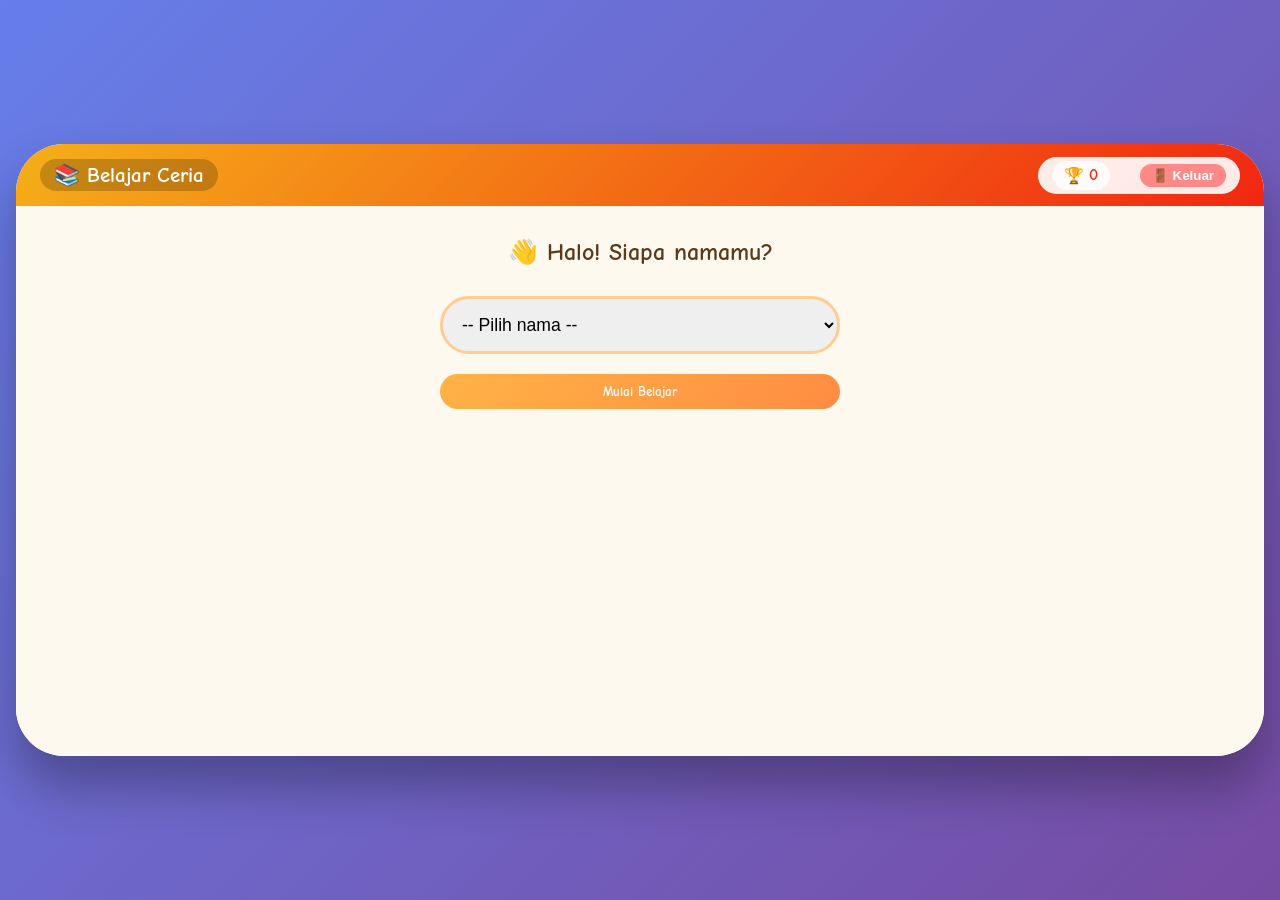
<file: murid/dashboard.html>
<!DOCTYPE html>
<html lang="id">
<head>
  <meta charset="UTF-8">
  <meta name="viewport" content="width=device-width, initial-scale=1.0, user-scalable=yes">
  <title>Dashboard Murid | Belajar Ceria</title>
  <link rel="stylesheet" href="../assets/style-umum.css">
  <link href="https://fonts.googleapis.com/css2?family=Comic+Neue:wght@400;700&display=swap" rel="stylesheet">
</head>
<body>
<div class="app-container">
  <div class="header">
    <div class="logo"><h2>📚 Belajar Ceria</h2></div>
    <div class="user-info" style="gap: 15px;">
      <!-- Ikon Lencana di pojok kanan atas -->
      <div id="badgeIcon" style="display: flex; align-items: center; gap: 5px; background: rgba(255,255,255,0.8); padding: 5px 12px; border-radius: 40px; cursor: pointer;">
        🏆 <span id="badgeCount">0</span>
      </div>
      <span id="userName"></span>
      <button class="logout-btn" onclick="logoutMurid()">🚪 Keluar</button>
    </div>
  </div>
  <div class="main-content" id="mainContent"></div>
</div>

<!-- Modal untuk popup lencana -->
<div id="badgeModal" class="modal" style="display:none; position:fixed; top:0; left:0; width:100%; height:100%; background:rgba(0,0,0,0.5); z-index:1000; justify-content:center; align-items:center;">
  <div style="background:white; border-radius:50px; padding:20px; max-width:500px; width:90%; max-height:80%; overflow:auto;">
    <div style="display:flex; justify-content:space-between; align-items:center; margin-bottom:15px;">
      <h3 style="color:#c25d00;">🏆 Lencana Saya</h3>
      <button id="closeModal" style="background:none; border:none; font-size:1.5rem; cursor:pointer;">&times;</button>
    </div>
    <div id="badgeList" style="display:flex; flex-wrap:wrap; gap:12px; justify-content:center;"></div>
  </div>
</div>

<script src="../js/data.js"></script>
<script src="../js/murid.js"></script>
<script>
    let currentUser = getCurrentUser();
    
    // Tampilkan jumlah lencana di pojok
    function updateBadgeCount() {
      let progress = getStudentProgress(currentUser);
      let count = (progress.achievements || []).length;
      document.getElementById("badgeCount").innerText = count;
    }
    
    // Tampilkan modal lencana
    function showBadgeModal() {
      let progress = getStudentProgress(currentUser);
      let earnedIds = progress.achievements || [];
      let listHtml = "";
      
      for (let ach of achievements) {
        let earned = earnedIds.includes(ach.id);
        listHtml += `
          <div style="background: ${earned ? '#ffb347' : '#eee'}; border-radius: 30px; padding: 12px; text-align: center; width: 100px;">
            <div style="font-size: 2rem;">${ach.icon}</div>
            <div style="font-weight: bold; font-size: 0.8rem;">${ach.name}</div>
            <div style="font-size: 0.65rem;">${earned ? '✅ Didapat' : '🔒 Belum'}</div>
          </div>
        `;
      }
      
      document.getElementById("badgeList").innerHTML = listHtml;
      document.getElementById("badgeModal").style.display = "flex";
    }
    
    document.getElementById("badgeIcon").addEventListener("click", showBadgeModal);
    document.getElementById("closeModal").addEventListener("click", () => {
      document.getElementById("badgeModal").style.display = "none";
    });
    window.onclick = function(e) {
      if (e.target === document.getElementById("badgeModal")) {
        document.getElementById("badgeModal").style.display = "none";
      }
    }
    
    if (!checkMuridLogin()) {
        // sudah ditangani di checkMuridLogin
    } else {
        renderMuridDashboard();
        updateBadgeCount();
    }
</script>
</body>
</html>
</file>
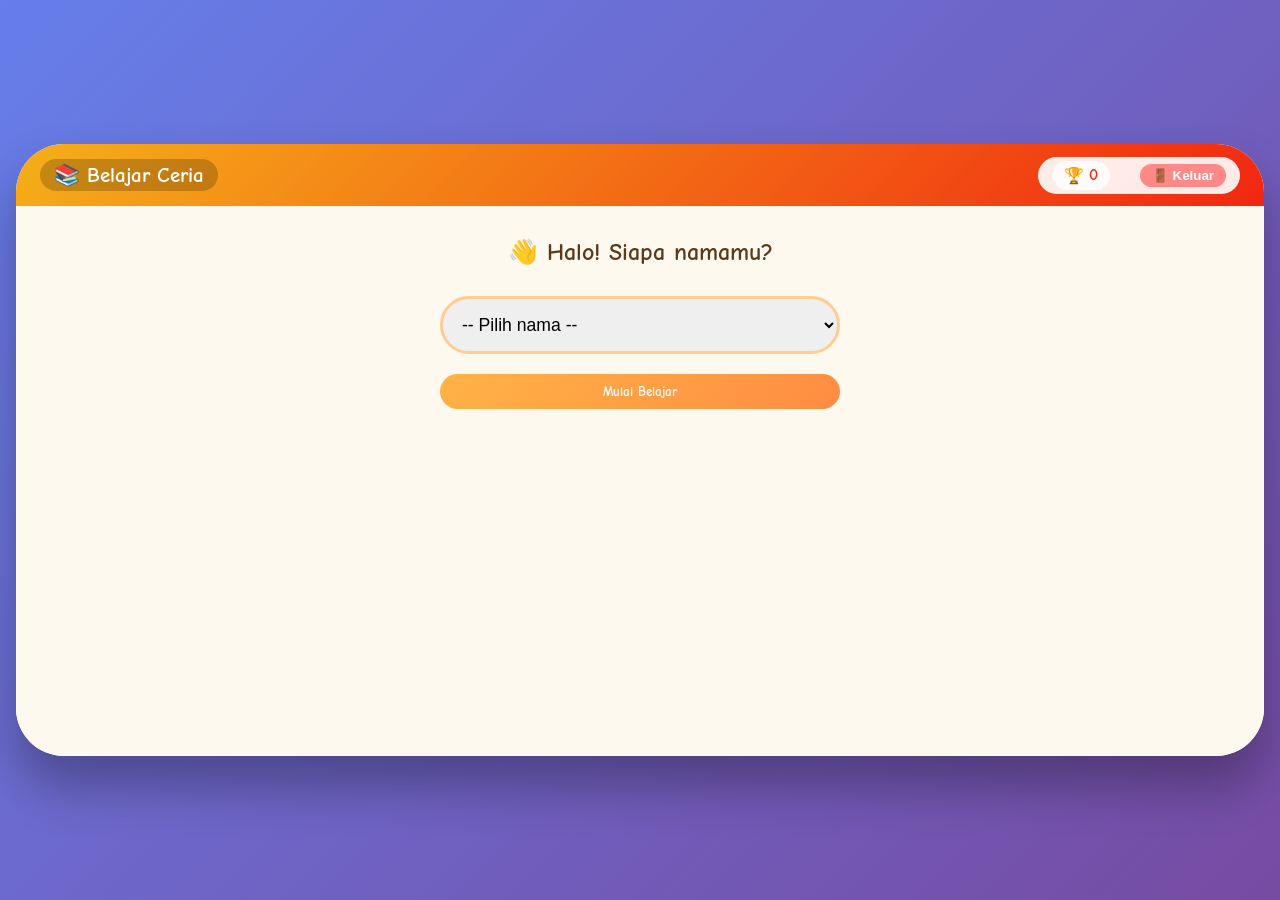
<file: murid/membaca.html>
<!DOCTYPE html>
<html lang="id">
<head>
  <meta charset="UTF-8">
  <meta name="viewport" content="width=device-width, initial-scale=1.0, user-scalable=yes">
  <title>Membaca | Belajar Ceria</title>
  <link rel="stylesheet" href="../assets/style-umum.css">
  <style>
    .reading-container {
      background: white;
      border-radius: 50px;
      padding: 1.5rem;
    }
    .tab-nav {
      display: flex;
      gap: 10px;
      margin-bottom: 20px;
      background: #ffefcf;
      padding: 6px;
      border-radius: 60px;
    }
    .tab-btn {
      flex: 1;
      background: none;
      border: none;
      padding: 12px;
      font-size: 1rem;
      font-weight: bold;
      border-radius: 50px;
      cursor: pointer;
      color: #c25d00;
    }
    .tab-btn.active {
      background: linear-gradient(135deg, #ffb347, #ff8c42);
      color: white;
    }
    
    /* ========== TAB MENGENAL HURUF ========== */
    .huruf-grid {
      display: grid;
      grid-template-columns: repeat(auto-fill, minmax(90px, 1fr));
      gap: 12px;
      margin: 20px 0;
      max-height: 500px;
      overflow-y: auto;
    }
    .huruf-card {
      background: linear-gradient(145deg, #ffffff, #fff5e6);
      border-radius: 25px;
      padding: 15px 5px;
      text-align: center;
      cursor: pointer;
      box-shadow: 0 4px 0 #e0a864;
      transition: 0.05s linear;
    }
    .huruf-card:active { transform: translateY(2px); box-shadow: 0 2px 0 #e0a864; }
    .huruf-besar { font-size: 1.8rem; font-weight: bold; color: #ff8c42; }
    .huruf-kecil { font-size: 1rem; color: #8B5E3C; }
    .huruf-gambar { font-size: 1.5rem; margin-top: 5px; }
    
    /* ========== TAB MENGEJA ========== */
    .ejaan-pilih-kata {
      display: flex;
      flex-wrap: wrap;
      gap: 10px;
      justify-content: center;
      margin-bottom: 20px;
    }
    .ejaan-kata-btn {
      background: #ffefcf;
      border: 2px solid #ffb347;
      border-radius: 40px;
      padding: 10px 18px;
      font-size: 1.1rem;
      font-weight: bold;
      cursor: pointer;
      color: #c25d00;
    }
    .ejaan-kata-btn.active {
      background: #ffb347;
      color: white;
    }
    .ejaan-container {
      background: #fff3e0;
      border-radius: 40px;
      padding: 20px;
      text-align: center;
    }
    .ejaan-gambar {
      font-size: 3rem;
      margin-bottom: 10px;
    }
    .ejaan-suku-grid {
      display: flex;
      flex-wrap: wrap;
      gap: 15px;
      justify-content: center;
      margin: 20px 0;
    }
    .ejaan-suku-item {
      background: white;
      border-radius: 35px;
      padding: 15px 25px;
      text-align: center;
      cursor: pointer;
      border: 2px solid #ffb347;
      min-width: 100px;
      transition: 0.05s linear;
    }
    .ejaan-suku-item:active { transform: scale(0.95); background: #ffb347; }
    .ejaan-suku-item:active .ejaan-suku-tulisan { color: white; }
    .ejaan-suku-tulisan { font-size: 1.8rem; font-weight: bold; color: #c25d00; }
    .ejaan-hasil {
      background: #e8f5e9;
      border-radius: 35px;
      padding: 15px;
      margin-top: 15px;
      cursor: pointer;
    }
    .ejaan-hasil-teks { font-size: 1.6rem; font-weight: bold; color: #2e7d32; }
    
    /* ========== TAB MEMBACA ========== */
    .membaca-section {
      background: linear-gradient(135deg, #e8f5e9, #c8e6c9);
      border-radius: 40px;
      padding: 25px;
      text-align: center;
      margin-bottom: 20px;
    }
    .membaca-gambar { font-size: 4rem; }
    .membaca-teks { font-size: 2rem; font-weight: bold; color: #2e7d32; margin: 10px 0; }
    .mic-btn {
      background: linear-gradient(135deg, #ffb347, #ff8c42);
      border: none;
      width: 100px;
      height: 100px;
      border-radius: 50%;
      font-size: 3rem;
      cursor: pointer;
      box-shadow: 0 8px 0 #c25d1a;
      margin: 15px auto;
      display: block;
    }
    .mic-btn:active { transform: translateY(4px); box-shadow: 0 4px 0 #c25d1a; }
    .mic-btn.recording {
      background: linear-gradient(135deg, #f44336, #d32f2f);
      animation: pulse 1.5s infinite;
    }
    @keyframes pulse {
      0% { transform: scale(1); }
      50% { transform: scale(1.05); }
      100% { transform: scale(1); }
    }
    .status {
      padding: 12px;
      border-radius: 40px;
      text-align: center;
      font-weight: bold;
      margin: 15px 0;
    }
    .status-listening { background: #fff3e0; color: #ff8c42; }
    .status-success { background: #c8e6c9; color: #2e7d32; }
    .status-error { background: #ffcdd2; color: #c62828; }
    .nav-buttons {
      display: flex;
      gap: 15px;
      justify-content: center;
      margin-top: 15px;
    }
    .nav-btn {
      background: #ff8c42;
      border: none;
      padding: 8px 20px;
      border-radius: 40px;
      font-weight: bold;
      color: white;
      cursor: pointer;
    }
    
    @media (max-width: 600px) {
      .huruf-grid { grid-template-columns: repeat(auto-fill, minmax(70px, 1fr)); }
      .huruf-besar { font-size: 1.2rem; }
      .ejaan-suku-item { padding: 10px 15px; min-width: 70px; }
      .ejaan-suku-tulisan { font-size: 1.3rem; }
      .membaca-teks { font-size: 1.3rem; }
      .mic-btn { width: 70px; height: 70px; font-size: 2rem; }
      .tab-btn { font-size: 0.8rem; padding: 8px; }
    }
  </style>
</head>
<body>
<div class="app-container">
  <div class="header">
    <div class="logo"><h2>📖 Belajar Membaca</h2></div>
    <div class="user-info">
      <span id="userName"></span>
      <button class="logout-btn" onclick="logoutMurid()">🚪 Keluar</button>
    </div>
  </div>
  <div class="main-content" id="mainContent"></div>
</div>

<script src="../js/data.js"></script>
<script src="../js/murid.js"></script>
<script>
    let currentUser = getCurrentUser();
    if (!currentUser) window.location.href = "dashboard.html";
    document.getElementById("userName").innerHTML = `🧒 ${currentUser}`;
    
    let currentTab = "huruf";
    
    // ========== DATA UNTUK MEMBACA & MENGEJA (DIPERBANYAK) ==========
    const kataList = [
      { id: 1, gambar: "🐱", kata: "kucing", suku: ["ku", "cing"] },
      { id: 2, gambar: "🐶", kata: "anjing", suku: ["an", "jing"] },
      { id: 3, gambar: "🏠", kata: "rumah", suku: ["ru", "mah"] },
      { id: 4, gambar: "📚", kata: "buku", suku: ["bu", "ku"] },
      { id: 5, gambar: "✏️", kata: "pensil", suku: ["pen", "sil"] },
      { id: 6, gambar: "🍎", kata: "apel", suku: ["a", "pel"] },
      { id: 7, gambar: "🍌", kata: "pisang", suku: ["pi", "sang"] },
      { id: 8, gambar: "🚗", kata: "mobil", suku: ["mo", "bil"] },
      { id: 9, gambar: "🐘", kata: "gajah", suku: ["ga", "jah"] },
      { id: 10, gambar: "🐮", kata: "sapi", suku: ["sa", "pi"] },
      { id: 11, gambar: "🐔", kata: "ayam", suku: ["a", "yam"] },
      { id: 12, gambar: "🐟", kata: "ikan", suku: ["i", "kan"] },
      { id: 13, gambar: "🦁", kata: "singa", suku: ["si", "nga"] },
      { id: 14, gambar: "🐒", kata: "monyet", suku: ["mo", "nyet"] },
      { id: 15, gambar: "🦒", kata: "jerapah", suku: ["je", "ra", "pah"] },
      { id: 16, gambar: "🐧", kata: "pinguin", suku: ["pin", "gu", "in"] },
      { id: 17, gambar: "🦋", kata: "kupu", suku: ["ku", "pu"] },
      { id: 18, gambar: "🐝", kata: "lebah", suku: ["le", "bah"] },
      { id: 19, gambar: "🐌", kata: "siput", suku: ["si", "put"] },
      { id: 20, gambar: "🦀", kata: "kepiting", suku: ["ke", "pi", "ting"] }
    ];
    
    let currentMembacaIndex = 0;
    let currentMembacaData = kataList[0];
    let currentEjaanIndex = 0;
    let currentEjaanData = kataList[0];
    let recognition = null;
    let isRecording = false;
    
    const SpeechRecognition = window.SpeechRecognition || window.webkitSpeechRecognition;
    const hasMicSupport = SpeechRecognition !== undefined;
    
    if (hasMicSupport) {
      recognition = new SpeechRecognition();
      recognition.lang = 'id-ID';
      recognition.continuous = false;
      recognition.interimResults = false;
    }
    
    function cleanText(text) {
      return text.toLowerCase().trim().replace(/[.,!?;:()\s]+/g, '').replace(/[^a-z0-9]/g, '');
    }
    
    function speakText(text) {
      if (window.speechSynthesis) {
        window.speechSynthesis.cancel();
        let utterance = new SpeechSynthesisUtterance(text);
        utterance.lang = 'id-ID';
        utterance.rate = 0.8;
        utterance.pitch = 1.1;
        window.speechSynthesis.speak(utterance);
      }
    }
    
    // ========== TAB MENGENAL HURUF ==========
    function speakHuruf(huruf, gambar, nama) {
      speakText(`Ini huruf ${huruf}, ${nama}`);
    }
    
    // ========== TAB MENGEJA ==========
    function playSuku(suku) {
      speakText(suku);
    }
    
    function playSeluruhKata() {
      speakText(currentEjaanData.kata);
    }
    
    function pilihKataEjaan(index) {
      currentEjaanIndex = index;
      currentEjaanData = kataList[currentEjaanIndex];
      renderMengejaPage();
    }
    
    // ========== TAB MEMBACA ==========
    function startListening() {
      if (!hasMicSupport) {
        document.getElementById("status").innerHTML = "❌ Browser tidak mendukung microphone";
        document.getElementById("status").className = "status status-error";
        return;
      }
      if (isRecording) return;
      
      isRecording = true;
      const micBtn = document.getElementById("micBtn");
      micBtn.classList.add("recording");
      document.getElementById("status").innerHTML = "🎤 Dengarkan... Bacakan kata di atas!";
      document.getElementById("status").className = "status status-listening";
      
      recognition.start();
      
      recognition.onresult = (event) => {
        const transcript = event.results[0][0].transcript.toLowerCase().trim();
        const validasi = currentMembacaData.kata.toLowerCase();
        const isCorrect = cleanText(transcript) === cleanText(validasi);
        
        if (isCorrect) {
          document.getElementById("status").innerHTML = `✅ Benar! "${transcript}" = "${validasi}"`;
          document.getElementById("status").className = "status status-success";
          speakText(`Bagus! Kamu membaca ${validasi} dengan benar`);
          updateReadingProgress();
        } else {
          document.getElementById("status").innerHTML = `❌ Kurang tepat. Kamu membaca "${transcript}", seharusnya "${validasi}"`;
          document.getElementById("status").className = "status status-error";
          speakText(`Coba lagi, baca ${validasi}`);
        }
        isRecording = false;
        micBtn.classList.remove("recording");
      };
      
      recognition.onerror = () => {
        document.getElementById("status").innerHTML = "❌ Coba lagi!";
        document.getElementById("status").className = "status status-error";
        isRecording = false;
        micBtn.classList.remove("recording");
      };
      
      recognition.onend = () => {
        if (isRecording) {
          isRecording = false;
          micBtn.classList.remove("recording");
        }
      };
    }
    
    function nextMembaca() {
      if (currentMembacaIndex + 1 < kataList.length) {
        currentMembacaIndex++;
        currentMembacaData = kataList[currentMembacaIndex];
        renderMembacaPage();
      } else {
        document.getElementById("status").innerHTML = "🎉 Selesai! Semua bacaan sudah kamu baca! 🎉";
      }
    }
    
    function prevMembaca() {
      if (currentMembacaIndex - 1 >= 0) {
        currentMembacaIndex--;
        currentMembacaData = kataList[currentMembacaIndex];
        renderMembacaPage();
      }
    }
    
    // ========== RENDER TAB ==========
    function renderHurufPage() {
      let hurufHtml = '';
      for (let h of alphabetData) {
        hurufHtml += `
          <div class="huruf-card" onclick="speakHuruf('${h.upper}', '${h.image}', '${h.name}')">
            <div class="huruf-besar">${h.upper}</div>
            <div class="huruf-kecil">${h.lower}</div>
            <div class="huruf-gambar">${h.image}</div>
          </div>
        `;
      }
      
      let html = `
        <div class="reading-container">
          <a href="dashboard.html" class="btn btn-back" style="text-decoration:none; display:inline-block; margin-bottom:15px;">← Kembali</a>
          <div class="tab-nav">
            <button class="tab-btn ${currentTab === 'huruf' ? 'active' : ''}" onclick="switchTab('huruf')">🔤 Mengenal Huruf</button>
            <button class="tab-btn ${currentTab === 'mengeja' ? 'active' : ''}" onclick="switchTab('mengeja')">🔊 Mengeja</button>
            <button class="tab-btn ${currentTab === 'membaca' ? 'active' : ''}" onclick="switchTab('membaca')">🎤 Membaca</button>
          </div>
          <div class="huruf-grid">
            ${hurufHtml}
          </div>
          <p style="text-align:center; margin-top:15px;">✨ Klik huruf untuk mendengar suara ✨</p>
        </div>
      `;
      document.getElementById("mainContent").innerHTML = html;
    }
    
    function renderMengejaPage() {
      let kataButtons = '';
      for (let i = 0; i < kataList.length; i++) {
        kataButtons += `<button class="ejaan-kata-btn ${i === currentEjaanIndex ? 'active' : ''}" onclick="pilihKataEjaan(${i})">${kataList[i].gambar} ${kataList[i].kata}</button>`;
      }
      
      let sukuHtml = '';
      for (let suku of currentEjaanData.suku) {
        sukuHtml += `
          <div class="ejaan-suku-item" onclick="playSuku('${suku}')">
            <div class="ejaan-suku-tulisan">${suku}</div>
          </div>
        `;
      }
      
      let html = `
        <div class="reading-container">
          <a href="dashboard.html" class="btn btn-back" style="text-decoration:none; display:inline-block; margin-bottom:15px;">← Kembali</a>
          <div class="tab-nav">
            <button class="tab-btn ${currentTab === 'huruf' ? 'active' : ''}" onclick="switchTab('huruf')">🔤 Mengenal Huruf</button>
            <button class="tab-btn ${currentTab === 'mengeja' ? 'active' : ''}" onclick="switchTab('mengeja')">🔊 Mengeja</button>
            <button class="tab-btn ${currentTab === 'membaca' ? 'active' : ''}" onclick="switchTab('membaca')">🎤 Membaca</button>
          </div>
          <div class="ejaan-pilih-kata">
            ${kataButtons}
          </div>
          <div class="ejaan-container">
            <div class="ejaan-gambar">${currentEjaanData.gambar}</div>
            <div class="ejaan-suku-grid">
              ${sukuHtml}
            </div>
            <div class="ejaan-hasil" onclick="playSeluruhKata()">
              <div class="ejaan-hasil-teks">✨ ${currentEjaanData.kata} ✨</div>
              <div style="font-size:0.8rem;">Klik untuk dengar seluruh kata</div>
            </div>
          </div>
        </div>
      `;
      document.getElementById("mainContent").innerHTML = html;
    }
    
    function renderMembacaPage() {
      let html = `
        <div class="reading-container">
          <a href="dashboard.html" class="btn btn-back" style="text-decoration:none; display:inline-block; margin-bottom:15px;">← Kembali</a>
          <div class="tab-nav">
            <button class="tab-btn ${currentTab === 'huruf' ? 'active' : ''}" onclick="switchTab('huruf')">🔤 Mengenal Huruf</button>
            <button class="tab-btn ${currentTab === 'mengeja' ? 'active' : ''}" onclick="switchTab('mengeja')">🔊 Mengeja</button>
            <button class="tab-btn ${currentTab === 'membaca' ? 'active' : ''}" onclick="switchTab('membaca')">🎤 Membaca</button>
          </div>
          <div class="membaca-section">
            <div class="membaca-gambar">${currentMembacaData.gambar}</div>
            <div class="membaca-teks">${currentMembacaData.kata}</div>
            <button class="mic-btn" id="micBtn">🎤</button>
            <div id="status" class="status status-listening">Tekan mic, lalu bacakan kata di atas!</div>
          </div>
          <div class="nav-buttons">
            <button class="nav-btn" id="prevBtn" ${currentMembacaIndex === 0 ? 'disabled style="opacity:0.5"' : ''}>◀ Sebelumnya</button>
            <span style="margin:0 10px;">${currentMembacaIndex+1} / ${kataList.length}</span>
            <button class="nav-btn" id="nextBtn" ${currentMembacaIndex === kataList.length-1 ? 'disabled style="opacity:0.5"' : ''}>Selanjutnya ▶</button>
          </div>
        </div>
      `;
      document.getElementById("mainContent").innerHTML = html;
      
      document.getElementById("micBtn")?.addEventListener("click", startListening);
      document.getElementById("prevBtn")?.addEventListener("click", prevMembaca);
      document.getElementById("nextBtn")?.addEventListener("click", nextMembaca);
    }
    
    function switchTab(tab) {
      currentTab = tab;
      if (tab === 'huruf') renderHurufPage();
      else if (tab === 'mengeja') renderMengejaPage();
      else renderMembacaPage();
    }
    
    window.speakHuruf = speakHuruf;
    window.playSuku = playSuku;
    window.playSeluruhKata = playSeluruhKata;
    window.pilihKataEjaan = pilihKataEjaan;
    window.switchTab = switchTab;
    
    renderHurufPage();
</script>
</body>
</html>
</file>
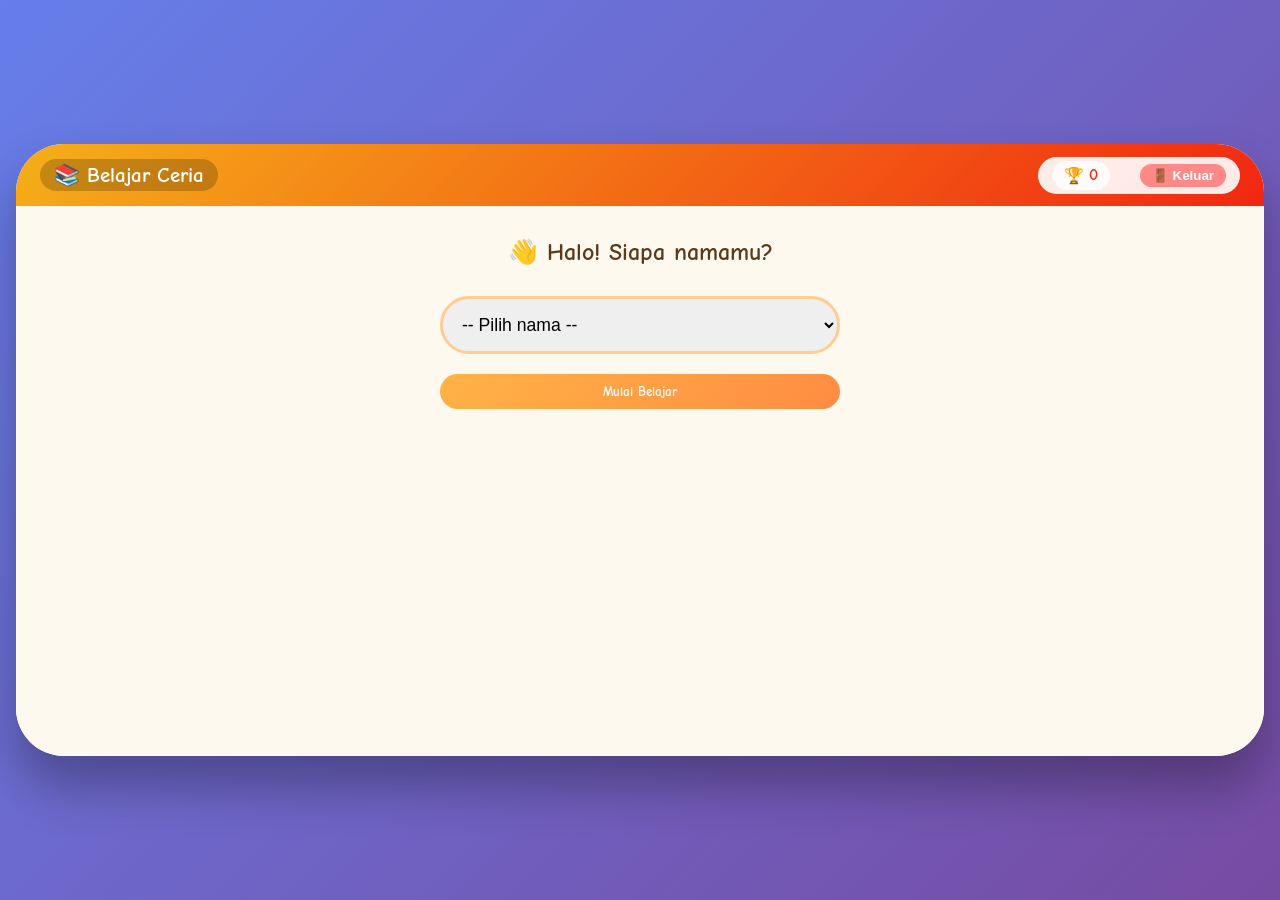
<file: murid/menulis.html>
<!DOCTYPE html>
<html lang="id">
<head>
  <meta charset="UTF-8">
  <meta name="viewport" content="width=device-width, initial-scale=1.0, user-scalable=yes">
  <title>Menulis | Belajar Ceria</title>
  <link rel="stylesheet" href="../assets/style-umum.css">
  <link href="https://fonts.googleapis.com/css2?family=Comic+Neue:wght@400;700&display=swap" rel="stylesheet">
  <style>
    .mode-selector {
      display: flex;
      gap: 12px;
      justify-content: center;
      margin-bottom: 20px;
      flex-wrap: wrap;
    }
    .mode-btn {
      background: #ffefcf;
      border: 2px solid #ffb347;
      border-radius: 40px;
      padding: 8px 16px;
      font-size: 0.9rem;
      font-weight: bold;
      cursor: pointer;
      color: #c25d00;
      transition: 0.2s;
    }
    .mode-btn.active {
      background: #ffb347;
      color: white;
    }
    .type-selector {
      display: flex;
      gap: 10px;
      justify-content: center;
      margin: 10px 0;
      flex-wrap: wrap;
    }
    .type-btn {
      background: #ffefcf;
      border: 2px solid #ffb347;
      border-radius: 40px;
      padding: 6px 16px;
      font-size: 0.85rem;
      font-weight: bold;
      cursor: pointer;
      color: #c25d00;
    }
    .type-btn.active {
      background: #ffb347;
      color: white;
    }
    .char-selector, .word-list {
      display: flex;
      flex-wrap: wrap;
      gap: 8px;
      justify-content: center;
      margin: 15px 0;
      max-height: 120px;
      overflow-y: auto;
    }
    .char-btn {
      background: #ffefcf;
      border: 2px solid #ffb347;
      border-radius: 35px;
      padding: 6px 14px;
      font-size: 0.9rem;
      font-weight: bold;
      cursor: pointer;
      color: #c25d00;
      min-width: 45px;
    }
    .char-btn.active {
      background: #ffb347;
      color: white;
    }
    .word-btn {
      background: #e8f5e9;
      border: 2px solid #a5d6a7;
      border-radius: 35px;
      padding: 6px 14px;
      font-size: 0.85rem;
      font-weight: bold;
      cursor: pointer;
      color: #2e7d32;
      display: flex;
      align-items: center;
      gap: 6px;
    }
    .word-btn.active {
      background: #4caf50;
      color: white;
      border-color: #2e7d32;
    }
    .word-display {
      text-align: center;
      font-size: 1.3rem;
      background: #fff3e0;
      padding: 12px;
      border-radius: 35px;
      margin: 15px 0;
      color: #c25d00;
      font-weight: bold;
    }
    .hint-text {
      text-align: center;
      font-size: 0.9rem;
      color: #ff8c42;
      margin-top: 5px;
    }
    
    /* Canvas Responsif - Tidak kegedean di laptop, pas di HP */
    .canvas-wrapper {
      display: flex;
      justify-content: center;
      margin: 15px 0;
    }
    canvas {
      background: #fffef7;
      border-radius: 30px;
      box-shadow: inset 0 0 0 3px #ffe0aa, 0 5px 15px rgba(0,0,0,0.1);
      cursor: crosshair;
      touch-action: none;
      width: 100%;
      max-width: 500px;
      height: auto;
      aspect-ratio: 1/1;
    }
    
    /* Responsive untuk tablet dan HP */
    @media (max-width: 768px) {
      canvas {
        max-width: 400px;
      }
    }
    @media (max-width: 480px) {
      canvas {
        max-width: 320px;
      }
      .mode-btn {
        padding: 6px 12px;
        font-size: 0.8rem;
      }
      .char-btn, .word-btn {
        padding: 4px 10px;
        font-size: 0.8rem;
      }
    }
    
    .guide-image {
      text-align: center;
      font-size: 2.5rem;
      background: #f0f8ff;
      border-radius: 35px;
      padding: 12px;
      margin: 10px 0;
    }
    .toolbar {
      display: flex;
      gap: 12px;
      justify-content: center;
      flex-wrap: wrap;
      margin: 15px 0;
    }
    .btn {
      background: linear-gradient(135deg, #ffb347, #ff8c42);
      border: none;
      padding: 8px 20px;
      border-radius: 40px;
      font-weight: bold;
      color: white;
      cursor: pointer;
    }
    .btn-danger {
      background: #ff8888;
    }
    .btn-back {
      background: #ff8c42;
      margin-bottom: 15px;
      display: inline-block;
      text-decoration: none;
    }
  </style>
</head>
<body>
<div class="app-container">
  <div class="header">
    <div class="logo"><h2>✍️ Belajar Menulis</h2></div>
    <div class="user-info">
      <span id="userName"></span>
      <button class="logout-btn" onclick="logoutMurid()">🚪 Keluar</button>
    </div>
  </div>
  <div class="main-content" id="mainContent"></div>
</div>

<script src="../js/data.js"></script>
<script src="../js/murid.js"></script>
<script>
    let currentUser = getCurrentUser();
    if (!currentUser) window.location.href = "dashboard.html";
    document.getElementById("userName").innerHTML = `🧒 ${currentUser}`;
    
    // ========== DATA ANGKA 0-9 ==========
    const numberData = [
      { char: "0", display: "0", image: "0️⃣", name: "Nol" },
      { char: "1", display: "1", image: "1️⃣", name: "Satu" },
      { char: "2", display: "2", image: "2️⃣", name: "Dua" },
      { char: "3", display: "3", image: "3️⃣", name: "Tiga" },
      { char: "4", display: "4", image: "4️⃣", name: "Empat" },
      { char: "5", display: "5", image: "5️⃣", name: "Lima" },
      { char: "6", display: "6", image: "6️⃣", name: "Enam" },
      { char: "7", display: "7", image: "7️⃣", name: "Tujuh" },
      { char: "8", display: "8", image: "8️⃣", name: "Delapan" },
      { char: "9", display: "9", image: "9️⃣", name: "Sembilan" }
    ];
    
    // ========== DATA KATA BENDA ==========
    const kataData = [
      { id: 1, word: "apel", image: "🍎", desc: "buah apel" },
      { id: 2, word: "pisang", image: "🍌", desc: "buah pisang" },
      { id: 3, word: "jeruk", image: "🍊", desc: "buah jeruk" },
      { id: 4, word: "mangga", image: "🥭", desc: "buah mangga" },
      { id: 5, word: "kucing", image: "🐱", desc: "hewan kucing" },
      { id: 6, word: "anjing", image: "🐶", desc: "hewan anjing" },
      { id: 7, word: "ayam", image: "🐔", desc: "hewan ayam" },
      { id: 8, word: "ikan", image: "🐟", desc: "hewan ikan" },
      { id: 9, word: "mobil", image: "🚗", desc: "kendaraan mobil" },
      { id: 10, word: "sepeda", image: "🚲", desc: "kendaraan sepeda" },
      { id: 11, word: "bunga", image: "🌸", desc: "bunga" },
      { id: 12, word: "rumah", image: "🏠", desc: "rumah" },
      { id: 13, word: "buku", image: "📚", desc: "buku" }
    ];
    
    // State
    let currentMode = "huruf";      // "huruf", "angka", "kata", "kosong"
    let currentChar = alphabetData[0];
    let currentNumber = numberData[0];
    let currentKata = kataData[0];
    let isUppercase = true;
    let canvas, ctx, isDrawing = false, lastX = 0, lastY = 0;
    
    function getCurrentDisplayText() {
        if (currentMode === "huruf") {
            return isUppercase ? currentChar.upper : currentChar.lower;
        } else if (currentMode === "angka") {
            return currentNumber.display;
        } else if (currentMode === "kata") {
            return currentKata.word;
        } else {
            return "";
        }
    }
    
    function getCurrentImage() {
        if (currentMode === "huruf") {
            return currentChar.image;
        } else if (currentMode === "angka") {
            return currentNumber.image;
        } else if (currentMode === "kata") {
            return currentKata.image;
        } else {
            return "✏️";
        }
    }
    
    function getCurrentDesc() {
        if (currentMode === "huruf") {
            return currentChar.name;
        } else if (currentMode === "angka") {
            return currentNumber.name;
        } else if (currentMode === "kata") {
            return currentKata.desc;
        } else {
            return "bebas";
        }
    }
    
    function redrawGuide() {
        if (!ctx) return;
        ctx.fillStyle = "#fffef7";
        ctx.fillRect(0, 0, canvas.width, canvas.height);
        
        if (currentMode === "kosong") {
            // Tidak ada garis titik-titik untuk mode kosong
            return;
        }
        
        ctx.save();
        ctx.strokeStyle = "#cccccc";
        ctx.lineWidth = 3;
        ctx.setLineDash([8, 8]);
        
        let centerX = canvas.width / 2;
        let centerY = canvas.height / 2;
        let displayText = getCurrentDisplayText();
        
        let fontSize;
        if (displayText.length <= 3) {
            fontSize = Math.min(canvas.width, canvas.height) * 0.45;
        } else if (displayText.length <= 6) {
            fontSize = Math.min(canvas.width, canvas.height) * 0.32;
        } else {
            fontSize = Math.min(canvas.width, canvas.height) * 0.24;
        }
        
        ctx.font = `bold ${fontSize}px "Comic Neue", "Comic Sans MS"`;
        ctx.textAlign = "center";
        ctx.textBaseline = "middle";
        ctx.strokeText(displayText, centerX, centerY);
        
        ctx.setLineDash([]);
        ctx.restore();
    }
    
    function initCanvas() {
        const canvasElem = document.getElementById("writingCanvas");
        if (!canvasElem) return;
        canvas = canvasElem;
        ctx = canvas.getContext("2d");
        
        function resize() {
            // Ukuran canvas diatur oleh CSS (max-width, aspect-ratio)
            // Kita ambil ukuran asli dari canvas setelah CSS applied
            canvas.width = canvas.clientWidth;
            canvas.height = canvas.clientHeight;
            redrawGuide();
            ctx.strokeStyle = "#000000";
            ctx.lineWidth = 8;
            ctx.lineCap = "round";
            ctx.lineJoin = "round";
        }
        
        function getCoord(e) {
            let rect = canvas.getBoundingClientRect();
            let scaleX = canvas.width / rect.width;
            let scaleY = canvas.height / rect.height;
            let cx, cy;
            if (e.touches) {
                cx = e.touches[0].clientX;
                cy = e.touches[0].clientY;
            } else {
                cx = e.clientX;
                cy = e.clientY;
            }
            let x = (cx - rect.left) * scaleX;
            let y = (cy - rect.top) * scaleY;
            x = Math.min(Math.max(0, x), canvas.width);
            y = Math.min(Math.max(0, y), canvas.height);
            return { x, y };
        }
        
        function startDraw(e) {
            e.preventDefault();
            isDrawing = true;
            let { x, y } = getCoord(e);
            lastX = x;
            lastY = y;
            ctx.beginPath();
            ctx.moveTo(x, y);
            ctx.lineTo(x, y);
            ctx.stroke();
        }
        
        function draw(e) {
            if (!isDrawing) return;
            e.preventDefault();
            let { x, y } = getCoord(e);
            ctx.beginPath();
            ctx.moveTo(lastX, lastY);
            ctx.lineTo(x, y);
            ctx.stroke();
            lastX = x;
            lastY = y;
        }
        
        function endDraw() {
            if (isDrawing && currentMode !== "kosong") {
                let written = getCurrentDisplayText();
                if (written) updateWritingProgress(currentUser, written);
            }
            isDrawing = false;
            ctx.beginPath();
        }
        
        canvas.removeEventListener("mousedown", startDraw);
        canvas.removeEventListener("mousemove", draw);
        canvas.removeEventListener("mouseup", endDraw);
        canvas.removeEventListener("mouseleave", endDraw);
        canvas.removeEventListener("touchstart", startDraw);
        canvas.removeEventListener("touchmove", draw);
        canvas.removeEventListener("touchend", endDraw);
        
        canvas.addEventListener("mousedown", startDraw);
        canvas.addEventListener("mousemove", draw);
        canvas.addEventListener("mouseup", endDraw);
        canvas.addEventListener("mouseleave", endDraw);
        canvas.addEventListener("touchstart", startDraw);
        canvas.addEventListener("touchmove", draw);
        canvas.addEventListener("touchend", endDraw);
        
        resize();
        window.addEventListener("resize", resize);
    }
    
    function clearCanvas() {
        redrawGuide();
        ctx.strokeStyle = "#000000";
        ctx.lineWidth = 8;
    }
    
    function renderPage() {
        let modeHtml = "";
        
        if (currentMode === "huruf") {
            modeHtml = `
                <div class="type-selector">
                    <button class="type-btn ${isUppercase ? 'active' : ''}" id="toggleUpper">🔠 Huruf Besar</button>
                    <button class="type-btn ${!isUppercase ? 'active' : ''}" id="toggleLower">🔡 Huruf Kecil</button>
                </div>
                <div class="char-selector">
                    ${alphabetData.map(item => {
                        return `<button class="char-btn ${item.upper === currentChar.upper ? 'active' : ''}" data-char="${item.upper}">${item.upper}</button>`;
                    }).join('')}
                </div>
            `;
        } else if (currentMode === "angka") {
            modeHtml = `
                <div class="char-selector">
                    ${numberData.map(item => {
                        return `<button class="char-btn ${item.display === currentNumber.display ? 'active' : ''}" data-char="${item.display}">${item.display}</button>`;
                    }).join('')}
                </div>
            `;
        } else if (currentMode === "kata") {
            modeHtml = `
                <div class="word-list">
                    ${kataData.map(item => {
                        return `<button class="word-btn ${item.id === currentKata.id ? 'active' : ''}" data-id="${item.id}">
                                    ${item.image} ${item.word}
                                </button>`;
                    }).join('')}
                </div>
                <div class="word-display">
                    🖼️ ${currentKata.image} → <strong style="color:#4caf50;">${currentKata.word}</strong>
                </div>
            `;
        } else {
            modeHtml = `
                <div class="word-display" style="background:#e8f5e9;">
                    🎨 Bebas menulis apapun yang kamu mau!
                </div>
            `;
        }
        
        let displayText = getCurrentDisplayText();
        let currentImage = getCurrentImage();
        let currentDesc = getCurrentDesc();
        
        let html = `
            <div class="writing-area">
                <a href="dashboard.html" class="btn btn-back" style="text-decoration:none; display:inline-block; margin-bottom:15px;">← Kembali</a>
                
                <div class="mode-selector">
                    <button class="mode-btn ${currentMode === 'huruf' ? 'active' : ''}" data-mode="huruf">🔤 Huruf</button>
                    <button class="mode-btn ${currentMode === 'angka' ? 'active' : ''}" data-mode="angka">🔢 Angka</button>
                    <button class="mode-btn ${currentMode === 'kata' ? 'active' : ''}" data-mode="kata">📝 Kata</button>
                    <button class="mode-btn ${currentMode === 'kosong' ? 'active' : ''}" data-mode="kosong">🎨 Kosong</button>
                </div>
                
                ${modeHtml}
                
                <div class="guide-image">
                    <span style="font-size: 2.5rem;">${currentImage}</span>
                    <p><strong>Ayo Menulis!</strong><br>
                    ${currentMode === 'kosong' ? 'Tulis bebas sesuai imajinasimu!' : `Ikuti garis titik-titik untuk menulis <strong>${displayText}</strong>`}
                    </p>
                </div>
                
                <div class="canvas-wrapper">
                    <canvas id="writingCanvas"></canvas>
                </div>
                
                <div class="toolbar">
                    <button class="btn btn-danger" id="clearCanvasBtn">🗑️ Hapus Tulisan</button>
                </div>
            </div>
        `;
        
        document.getElementById("mainContent").innerHTML = html;
        
        // Event mode
        document.querySelectorAll(".mode-btn").forEach(btn => {
            btn.addEventListener("click", () => {
                currentMode = btn.getAttribute("data-mode");
                if (currentMode === "huruf") {
                    currentChar = alphabetData[0];
                } else if (currentMode === "angka") {
                    currentNumber = numberData[0];
                } else if (currentMode === "kata") {
                    currentKata = kataData[0];
                }
                renderPage();
            });
        });
        
        // Event huruf
        if (currentMode === "huruf") {
            document.querySelectorAll(".char-btn").forEach(btn => {
                btn.addEventListener("click", () => {
                    let charVal = btn.getAttribute("data-char");
                    let found = alphabetData.find(a => a.upper === charVal);
                    if (found) currentChar = found;
                    renderPage();
                });
            });
            const toggleUpper = document.getElementById("toggleUpper");
            const toggleLower = document.getElementById("toggleLower");
            if (toggleUpper) toggleUpper.addEventListener("click", () => { isUppercase = true; renderPage(); });
            if (toggleLower) toggleLower.addEventListener("click", () => { isUppercase = false; renderPage(); });
        }
        
        // Event angka
        if (currentMode === "angka") {
            document.querySelectorAll(".char-btn").forEach(btn => {
                btn.addEventListener("click", () => {
                    let charVal = btn.getAttribute("data-char");
                    let found = numberData.find(n => n.display === charVal);
                    if (found) currentNumber = found;
                    renderPage();
                });
            });
        }
        
        // Event kata
        if (currentMode === "kata") {
            document.querySelectorAll(".word-btn").forEach(btn => {
                btn.addEventListener("click", () => {
                    let id = parseInt(btn.getAttribute("data-id"));
                    let found = kataData.find(k => k.id === id);
                    if (found) currentKata = found;
                    renderPage();
                });
            });
        }
        
        const clearBtn = document.getElementById("clearCanvasBtn");
        if (clearBtn) clearBtn.addEventListener("click", () => clearCanvas());
        
        setTimeout(() => { initCanvas(); }, 50);
    }
    
    renderPage();
</script>
</body>
</html>
</file>
<file: assets/style-umum.css>
* {
  margin: 0;
  padding: 0;
  box-sizing: border-box;
}

body {
  background: linear-gradient(135deg, #667eea 0%, #764ba2 100%);
  min-height: 100vh;
  padding: 16px;
  display: flex;
  justify-content: center;
  align-items: center;
  font-family: 'Comic Neue', 'Comic Sans MS', 'Chalkboard SE', 'Poppins', sans-serif;
}

.app-container {
  max-width: 1300px;
  width: 100%;
  background: white;
  border-radius: 48px;
  box-shadow: 0 30px 50px rgba(0,0,0,0.3);
  overflow: hidden;
}

.header {
  background: linear-gradient(135deg, #f5af19, #f12711);
  padding: 0.8rem 1.5rem;
  display: flex;
  justify-content: space-between;
  align-items: center;
  flex-wrap: wrap;
  gap: 10px;
}

.logo h2 {
  font-size: 1.3rem;
  color: white;
  background: rgba(0,0,0,0.2);
  padding: 4px 14px;
  border-radius: 40px;
}

.user-info {
  background: rgba(255,255,255,0.9);
  padding: 4px 14px;
  border-radius: 40px;
  font-weight: bold;
  display: flex;
  align-items: center;
  gap: 10px;
  color: #f12711;
}

.logout-btn {
  background: #ff8888;
  border: none;
  padding: 4px 12px;
  border-radius: 30px;
  color: white;
  font-weight: bold;
  cursor: pointer;
  text-decoration: none;
}

.main-content {
  padding: 2rem;
  min-height: 550px;
  background: #fef9ef;
}

/* Tombol umum */
.btn {
  background: linear-gradient(135deg, #ffb347, #ff8c42);
  border: none;
  padding: 10px 24px;
  border-radius: 40px;
  font-weight: bold;
  color: white;
  cursor: pointer;
  text-decoration: none;
  display: inline-block;
  font-family: inherit;
}

.btn-back {
  background: #ff8c42;
  margin-bottom: 15px;
}

.btn-danger {
  background: #ff8888;
}

/* Grid untuk dashboard */
.dashboard-grid {
  display: grid;
  grid-template-columns: repeat(auto-fit, minmax(160px, 1fr));
  gap: 1.2rem;
  margin-top: 1.5rem;
}

.card {
  background: linear-gradient(145deg, #ffffff, #fff5e6);
  border-radius: 50px;
  padding: 1.2rem 0.8rem;
  text-align: center;
  cursor: pointer;
  box-shadow: 0 10px 0 #b97f2e;
  border: 2px solid #ffd966;
  transition: 0.05s linear;
}

.card:active {
  transform: translateY(4px);
  box-shadow: 0 5px 0 #b97f2e;
}

.card-emoji {
  font-size: 3rem;
}

.card-title {
  font-size: 1.1rem;
  font-weight: bold;
  color: #c25d00;
}

/* Form login guru */
.login-container {
  max-width: 400px;
  margin: 0 auto;
}

.form-group {
  margin-bottom: 20px;
}

.form-group label {
  display: block;
  font-weight: bold;
  color: #5a3a1a;
  margin-bottom: 8px;
}

.form-group input {
  width: 100%;
  padding: 14px 20px;
  border: 3px solid #ffcd94;
  border-radius: 60px;
  font-size: 1rem;
}

.message {
  margin-top: 15px;
  padding: 12px;
  border-radius: 40px;
  text-align: center;
  font-weight: bold;
  display: none;
}

.message.error {
  background: #ffcdd2;
  color: #b71c1c;
  display: block;
}

.message.success {
  background: #c8e6c9;
  color: #1b5e20;
  display: block;
}

/* Table untuk guru */
table {
  width: 100%;
  border-collapse: collapse;
  background: white;
  border-radius: 30px;
  overflow: hidden;
}

th, td {
  padding: 12px;
  text-align: left;
  border-bottom: 1px solid #f0e0c0;
}

th {
  background: #ffefcf;
  color: #c25d00;
}

/* Badge lencana */
.badge {
  background: #ffd966;
  border-radius: 40px;
  padding: 5px 12px;
  font-size: 0.75rem;
  font-weight: bold;
  display: inline-flex;
  align-items: center;
  gap: 5px;
}

.badge-earned {
  background: #ffb347;
  color: white;
}

.badge-locked {
  background: #ddd;
  color: #999;
  filter: grayscale(0.5);
}

/* Writing Area */
.writing-area {
  background: white;
  border-radius: 50px;
  padding: 1.5rem;
}

.char-selector {
  display: flex;
  flex-wrap: wrap;
  gap: 8px;
  justify-content: center;
  margin: 15px 0;
  max-height: 150px;
  overflow-y: auto;
}

.char-btn {
  background: #ffefcf;
  border: 2px solid #ffb347;
  border-radius: 40px;
  padding: 8px 16px;
  font-size: 1.1rem;
  font-weight: bold;
  cursor: pointer;
}

.char-btn.active {
  background: #ffb347;
  color: white;
}

canvas {
  background: #fffef7;
  border-radius: 30px;
  box-shadow: inset 0 0 0 3px #ffe0aa;
  cursor: crosshair;
  touch-action: none;
  width: 100%;
  aspect-ratio: 1/1;
  margin: 10px 0;
}

.guide-image {
  text-align: center;
  font-size: 3rem;
  background: #f0f8ff;
  border-radius: 40px;
  padding: 15px;
  margin: 10px 0;
}

.toolbar {
  display: flex;
  gap: 12px;
  justify-content: center;
  flex-wrap: wrap;
  margin: 15px 0;
}

/* Responsive */
@media (max-width: 600px) {
  .main-content { padding: 1rem; }
  .card-emoji { font-size: 2rem; }
  th, td { padding: 8px; font-size: 0.8rem; }
  .char-btn { padding: 5px 12px; font-size: 0.9rem; }
}
</file>
